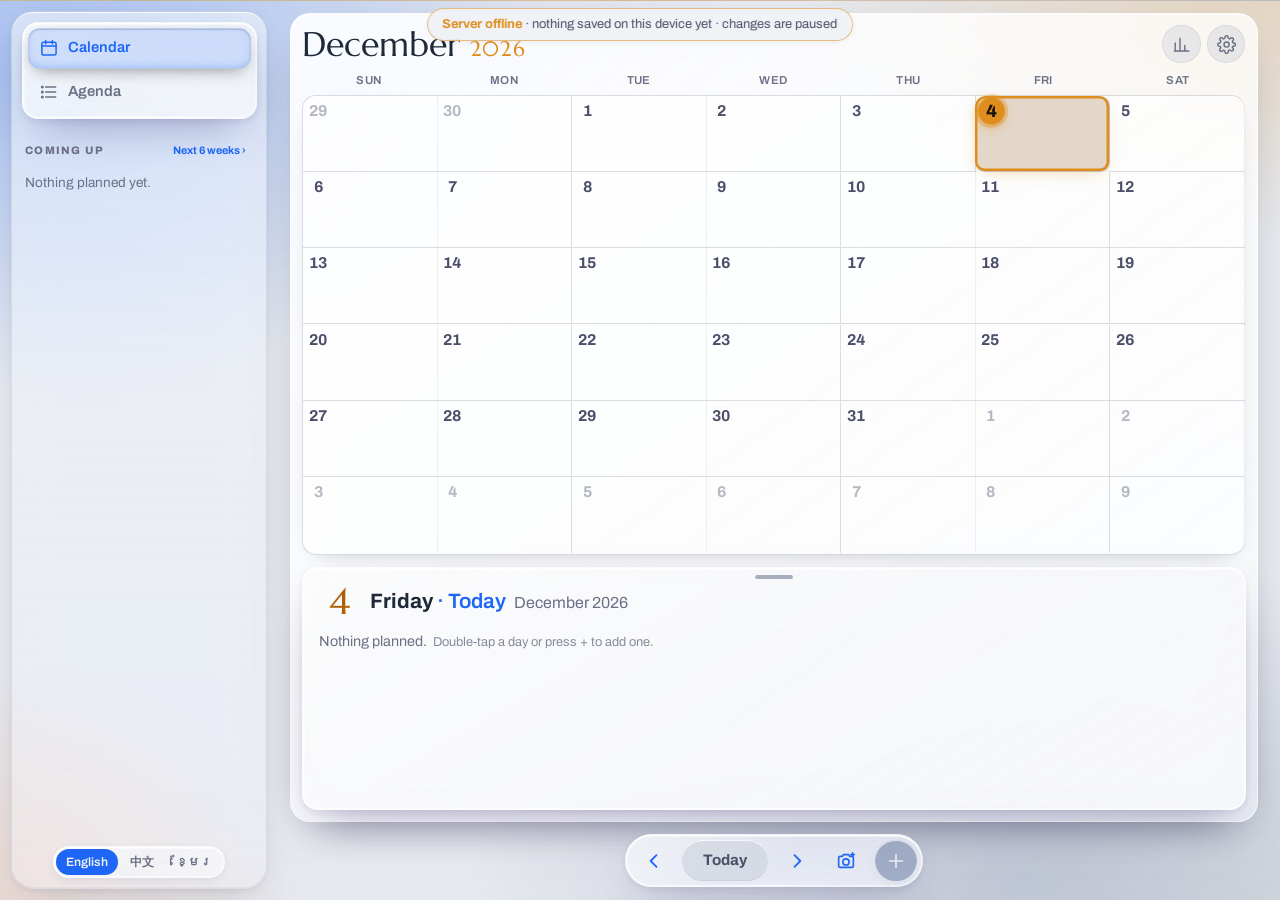
<file: index.html>
<!doctype html>
<html lang="en">
<head>
<meta charset="utf-8">
<meta name="viewport" content="width=device-width, initial-scale=1, viewport-fit=cover">
<script>/* the app's language: the one chosen on this device, else the device's own (Khmer, Chinese), else English; set on <html lang> first so the right fonts load from the first paint */
(function(){var l="en";try{var s=localStorage.getItem("yai_lang");if(s==="en"||s==="zh"||s==="km")l=s;else{var n=navigator.languages||[navigator.language||"en"];for(var i=0;i<n.length;i++){var c=String(n[i]).toLowerCase();if(c.indexOf("km")===0){l="km";break}if(c.indexOf("zh")===0){l="zh";break}if(c.indexOf("en")===0)break}}}catch(e){}document.documentElement.lang=l})();</script>
<script>if(navigator.standalone)document.documentElement.classList.add("ios-app");
/* iPhone only (not iPad or Android): its own safe-area layout, see "iPhone" in the styles */
if(/iPhone|iPod/.test(navigator.userAgent))document.documentElement.classList.add("ios-phone");
/* iPad (an iPad says "Macintosh" unless it's asked for the mobile site; a Mac has no touch screen) */
if(/iPad/.test(navigator.userAgent)||(/Macintosh/.test(navigator.userAgent)&&navigator.maxTouchPoints>1))document.documentElement.classList.add("ios-pad");
/* Android: its Chrome misdraws live background blur (stale strips over the month header), so the glass there
   is drawn without it — see "Android" in the styles */
if(/Android/.test(navigator.userAgent)){document.documentElement.classList.add("android");if(+((navigator.userAgent.match(/Chrome\/(\d+)/)||[])[1]||0)>=115)document.documentElement.classList.add("android-blur")}</script>
<script>/* light (Catppuccin Latte) unless this device chose another theme (Daylight is also defined: data-theme="daylight") */
try{var t=localStorage.getItem("sk_theme");document.documentElement.setAttribute("data-theme",t||"latte");var g=localStorage.getItem("yai_glass");if(g==="soft"||g==="solid")document.documentElement.classList.add("gl-"+g)}catch(e){document.documentElement.setAttribute("data-theme","latte")}</script>
<meta name="theme-color" content="#e6e9ef">
<script>window.JOURNAL_STATIC=true</script>
<script src="static/local-api.js"></script>
<script src="static/supabase-api.js"></script>
<link rel="manifest" href="manifest.webmanifest">
<link rel="icon" href="static/favicon-32.png?v=2" type="image/png" sizes="32x32">
<link rel="apple-touch-icon" href="static/apple-touch-icon.png?v=2">
<meta name="apple-mobile-web-app-capable" content="yes">
<meta name="apple-mobile-web-app-status-bar-style" content="default">
<meta name="apple-mobile-web-app-title" content="Yai Calendar">
<title>Yai Calendar</title>
<!--
  Yai Calendar (was Odin's Journal) — future planned events (deliveries, bills, staff schedule,
  promotions). Its own app in its own space on purpose: separate from Odin's
  Vault's admin/inventory workflow, so it can be opened, bookmarked and used
  on its own without any of Vault's tab-switching machinery. Reads/writes
  only /api/journal/*, and shares nothing with Vault except the PIN
  (localStorage `sk_token`) and the same visual language.
-->
<link rel="preload" href="static/fonts/archivo-latin.woff2" as="font" type="font/woff2" crossorigin>
<link rel="stylesheet" href="static/app.07db227e6d.css">
<script>
/* Embed mode (src/modules/apps): opened as ?embed=1 inside another app's frame
   (Odin's Vault's tab, or any future host), this page drops its own app
   switcher. Runs in <head> so the chrome never flashes in. */
if(/[?&]embed=1\b/.test(location.search) && window.top!==window) document.documentElement.classList.add('embedded');
</script>
</head>
<body>
<!-- no title: the bar is just the gold line along the top (and the space under the phone's status bar) -->
<header class="keep-bar jr-bar-bare" aria-hidden="true"></header>
<div class="jr-shell">
  <!-- the small side section: only the two views and Add event -->
  <nav class="jr-rail" aria-label="Journal" data-i18n-aria="journalAria">
    <div class="jr-viewtoggle k-shine" id="jr-viewtoggle">
      <button class="jr-vt-btn" id="jr-view-calendar-btn" onclick="setJournalView('calendar')" title="Calendar" data-i18n-title="calendar"><svg viewBox="0 0 24 24" fill="none" stroke="currentColor" stroke-width="1.8" stroke-linecap="round" stroke-linejoin="round" aria-hidden="true"><rect x="3.5" y="5" width="17" height="15.5" rx="2"/><path d="M3.5 9.5h17M8 3v4M16 3v4"/></svg><span data-i18n="calendar">Calendar</span></button>
      <button class="jr-vt-btn" id="jr-view-agenda-btn" onclick="setJournalView('agenda')" title="Agenda" data-i18n-title="agenda"><svg viewBox="0 0 24 24" fill="none" stroke="currentColor" stroke-width="1.8" stroke-linecap="round" stroke-linejoin="round" aria-hidden="true"><path d="M8 6h12M8 12h12M8 18h12"/><circle cx="4" cy="6" r=".9" fill="currentColor"/><circle cx="4" cy="12" r=".9" fill="currentColor"/><circle cx="4" cy="18" r=".9" fill="currentColor"/></svg><span data-i18n="agenda">Agenda</span></button>
      <button class="jr-vt-btn" id="jr-view-people-btn" onclick="setJournalView('people')" title="People" data-i18n-title="peopleTab" hidden><svg viewBox="0 0 24 24" fill="none" stroke="currentColor" stroke-width="1.8" stroke-linecap="round" stroke-linejoin="round" aria-hidden="true"><circle cx="9" cy="8" r="3.2"/><path d="M3 20c0-3.3 2.7-6 6-6s6 2.7 6 6"/><path d="M16 5.2a3.2 3.2 0 0 1 0 5.6M18 14.4c1.8.8 3 2.6 3 5.6"/></svg><span data-i18n="peopleTab">People</span></button>
    </div>
    <!-- desktop: what's coming up, in date order (hidden on phones) -->
    <section class="jr-upnext" id="jr-upnext" aria-label="Upcoming events" data-i18n-aria="upcomingAria"></section>
    <div data-lang-slot="rail"></div>
    <button type="button" class="jr-scan k-shine" onclick="jrScan()" title="Add from a photo" data-i18n-title="scanBtn" aria-label="Add from a photo" data-i18n-aria="scanBtn"><svg viewBox="0 0 24 24" fill="none" stroke="currentColor" stroke-width="1.8" stroke-linecap="round" stroke-linejoin="round" aria-hidden="true"><path d="M4 8.5A1.5 1.5 0 0 1 5.5 7H8l1.2-2h5.6L16 7h2.5A1.5 1.5 0 0 1 20 8.5v9a1.5 1.5 0 0 1-1.5 1.5h-13A1.5 1.5 0 0 1 4 17.5z"/><circle cx="12" cy="13" r="3.4"/><path d="m19.2 3.2.45 1.35L21 5l-1.35.45L19.2 6.8l-.45-1.35L17.4 5l1.35-.45z"/></svg><span data-i18n="scanBtn">Add from a photo</span></button>
    <button class="act jr-add k-shine" onclick="openAddEvent(JR_VIEW==='calendar'?JR_SEL:undefined)" title="Add event" data-i18n-title="addEvent"><svg viewBox="0 0 24 24" fill="none" stroke="currentColor" stroke-width="1.8" stroke-linecap="round" stroke-linejoin="round" aria-hidden="true"><path d="M12 5v14M5 12h14"/></svg><span data-i18n="addEvent">Add event</span></button>
  </nav>

  <main>
    <div id="jr-agenda" style="display:none">
      <div class="row jr-agenda-head"><h2 class="view-title" data-i18n="agenda">Agenda</h2><span data-lang-slot="agenda"></span><div class="jr-me" id="jr-me"></div>
        <label class="muted jr-showpast"><input type="checkbox" id="jr-show-past" onchange="renderAgenda()"> <span data-i18n="showPast">show past</span></label></div>
      <div id="jr-agenda-list"><span class="empty" data-i18n="loading">Loading&hellip;</span></div>
    </div>

    <div id="jr-people" style="display:none">
      <div class="row jr-agenda-head"><h2 class="view-title" data-i18n="peopleTab">People</h2><button type="button" class="act jr-pp-add" id="jr-pp-add" onclick="jrPersonForm()" hidden>＋ <span data-i18n="addPerson">Add person</span></button><button type="button" class="jr-gear" onclick="jrSettings()" title="Settings" aria-label="Settings" data-i18n-title="settings" data-i18n-aria="settings"><svg viewBox="0 0 24 24" fill="none" stroke="currentColor" stroke-width="1.8" stroke-linecap="round" stroke-linejoin="round" aria-hidden="true"><circle cx="12" cy="12" r="3.2"/><path d="M19.4 14.5a1.7 1.7 0 0 0 .3 1.9l.1.1a2 2 0 1 1-2.8 2.8l-.1-.1a1.7 1.7 0 0 0-1.9-.3 1.7 1.7 0 0 0-1 1.5V21a2 2 0 1 1-4 0v-.1a1.7 1.7 0 0 0-1.1-1.5 1.7 1.7 0 0 0-1.9.3l-.1.1a2 2 0 1 1-2.8-2.8l.1-.1a1.7 1.7 0 0 0 .3-1.9 1.7 1.7 0 0 0-1.5-1H3a2 2 0 1 1 0-4h.1a1.7 1.7 0 0 0 1.5-1.1 1.7 1.7 0 0 0-.3-1.9l-.1-.1a2 2 0 1 1 2.8-2.8l.1.1a1.7 1.7 0 0 0 1.9.3H9a1.7 1.7 0 0 0 1-1.5V3a2 2 0 1 1 4 0v.1a1.7 1.7 0 0 0 1 1.5 1.7 1.7 0 0 0 1.9-.3l.1-.1a2 2 0 1 1 2.8 2.8l-.1.1a1.7 1.7 0 0 0-.3 1.9V9a1.7 1.7 0 0 0 1.5 1H21a2 2 0 1 1 0 4h-.1a1.7 1.7 0 0 0-1.5 1z"/></svg></button></div>
      <p class="jr-ae-hint" data-i18n="peopleHint"></p>
      <input id="jr-people-q" type="search" autocomplete="off" data-i18n-ph="findPeople" oninput="jrRenderPeople()">
      <div id="jr-people-list"></div>
    </div>

    <div id="jr-calendar">
      <div class="jr-split">
      <!-- top: the month, sized to whatever space there is -->
      <section class="jr-top" aria-label="Month" data-i18n-aria="monthAria">
        <div class="jr-cal-head">
          <h2 class="jr-month"><span id="jr-cal-month"></span> <span class="jr-year" id="jr-cal-year"></span></h2>
          <button type="button" class="jr-gear jr-rep-btn" onclick="jrReport()" title="Summary of the next 6 weeks" aria-label="Summary of the next 6 weeks" data-i18n-title="repTip" data-i18n-aria="repTip"><svg viewBox="0 0 24 24" fill="none" stroke="currentColor" stroke-width="1.8" stroke-linecap="round" stroke-linejoin="round" aria-hidden="true"><path d="M4 20V10M10 20V4M16 20v-7M21 20H3"/></svg></button>
          <button type="button" class="jr-gear" onclick="jrSettings()" title="Settings" aria-label="Settings" data-i18n-title="settings" data-i18n-aria="settings"><svg viewBox="0 0 24 24" fill="none" stroke="currentColor" stroke-width="1.8" stroke-linecap="round" stroke-linejoin="round" aria-hidden="true"><circle cx="12" cy="12" r="3.2"/><path d="M19.4 14.5a1.7 1.7 0 0 0 .3 1.9l.1.1a2 2 0 1 1-2.8 2.8l-.1-.1a1.7 1.7 0 0 0-1.9-.3 1.7 1.7 0 0 0-1 1.5V21a2 2 0 1 1-4 0v-.1a1.7 1.7 0 0 0-1.1-1.5 1.7 1.7 0 0 0-1.9.3l-.1.1a2 2 0 1 1-2.8-2.8l.1-.1a1.7 1.7 0 0 0 .3-1.9 1.7 1.7 0 0 0-1.5-1H3a2 2 0 1 1 0-4h.1a1.7 1.7 0 0 0 1.5-1.1 1.7 1.7 0 0 0-.3-1.9l-.1-.1a2 2 0 1 1 2.8-2.8l.1.1a1.7 1.7 0 0 0 1.9.3H9a1.7 1.7 0 0 0 1-1.5V3a2 2 0 1 1 4 0v.1a1.7 1.7 0 0 0 1 1.5 1.7 1.7 0 0 0 1.9-.3l.1-.1a2 2 0 1 1 2.8 2.8l-.1.1a1.7 1.7 0 0 0-.3 1.9V9a1.7 1.7 0 0 0 1.5 1H21a2 2 0 1 1 0 4h-.1a1.7 1.7 0 0 0-1.5 1z"/></svg></button>
        </div>
        <div class="jr-cal-dow" id="jr-cal-dow"><span>Sun</span><span>Mon</span><span>Tue</span><span>Wed</span><span>Thu</span><span>Fri</span><span>Sat</span></div>
        <div class="jr-cal-grid" id="jr-cal-grid"></div>
      </section>
      <!-- bottom: everything on the selected day, and only that day -->
      <section class="jr-bottom k-shine" id="jr-day" aria-live="polite"></section>
      </div>
      <!-- month arrows and Today, down where the thumb is -->
      <div class="jr-monthnav k-shine" id="jr-monthnav" role="group" aria-label="Change month" data-i18n-aria="changeMonth">
        <button class="jr-mn-btn" onclick="calShiftMonth(-1)" aria-label="Previous month" data-i18n-aria="prevMonth"><svg viewBox="0 0 24 24" aria-hidden="true"><path d="M15 5l-7 7 7 7"/></svg></button>
        <button class="jr-mn-today" onclick="calGoToday()" data-i18n="today">Today</button>
        <button class="jr-mn-btn" onclick="calShiftMonth(1)" aria-label="Next month" data-i18n-aria="nextMonth"><svg viewBox="0 0 24 24" aria-hidden="true"><path d="M9 5l7 7-7 7"/></svg></button>
      </div>
    </div>
  </main>
</div>

<div id="toast" role="status" aria-live="polite"></div>

<script src="static/app.073d79ddb3.js"></script>
<script>/* offline app shell (static/sw.js) and staying current. The installed app (home screen, Android wrapper) is often brought back to the
   front rather than opened anew, so: look for a new version on every open and every return to the front; and when one is ready,
   apply it WITHOUT being asked at a moment where nothing can be lost — just opened or returned and not touched yet, or while the app
   is in the background — otherwise show a tap-to-reload pill (and still apply it when the app next goes to the background). */
if("serviceWorker" in navigator&&window.isSecureContext&&!/[?&]nosw\b/.test(location.search)){
  var kHadSW=!!navigator.serviceWorker.controller,   /* false on the very first visit: that first "controllerchange" is the install, not an update */
      kFront=0, kInput=-1, kPending=false, kReloading=false;
  ["pointerdown","keydown","touchstart","wheel"].forEach(function(t){addEventListener(t,function(){kInput=performance.now();},{capture:true,passive:true});});
  function kCheck(){ navigator.serviceWorker.getRegistration().then(function(r){r&&r.update().catch(function(){});}); }
  addEventListener("load",function(){navigator.serviceWorker.register("sw.js",{updateViaCache:"none"}).then(function(r){r.update().catch(function(){});}).catch(function(){});});
  /* nothing the person could lose by the page reloading right now */
  function kSafe(){
    if(document.querySelector(".modal-ov:not([data-k-leaving]),#pin-ov,#pw-ov,.jr-pop,#jr-scan-pill")) return false;   /* a form, sheet, pop-up or tucked-away photo scan is open */
    if(typeof JR_EVDRAG!=="undefined"&&JR_EVDRAG) return false;                                              /* an event is being dragged */
    if(performance.now()-kInput<1500) return false;                                                          /* a tap or key a moment ago */
    var f=document.querySelectorAll("input:not([type=checkbox]):not([type=radio]):not([type=search]):not([type=hidden]),textarea");
    for(var i=0;i<f.length;i++) if(f[i].value&&f[i].offsetParent) return false;                              /* typed and not sent (sign-in...) */
    return true;
  }
  /* at most one automatic reload per 30 s, so a problem can never become a reload loop */
  function kReload(){
    if(kReloading) return true;
    try{ var t=+sessionStorage.getItem("yai_autoreload")||0; if(Date.now()-t<30000) return false; sessionStorage.setItem("yai_autoreload",String(Date.now())); }catch(e){}
    kReloading=true; location.reload(); return true;
  }
  function kPill(){
    if(document.getElementById("k-upd")) return;
    var b=document.createElement("button");b.id="k-upd";b.type="button";b.textContent=typeof tx==="function"?tx("newVersion"):"New version — tap to reload";
    b.style.cssText="position:fixed;left:50%;top:calc(.7rem + env(safe-area-inset-top));transform:translateX(-50%);z-index:99;border:0;border-radius:999px;padding:.55rem 1rem;font:600 .85rem system-ui,sans-serif;background:#82aaff;color:#16182a;box-shadow:0 6px 20px rgba(0,0,0,.45);cursor:pointer";
    b.onclick=function(){location.reload();};document.body.appendChild(b);
  }
  function kUpdated(){
    kPending=true;
    var calm=performance.now()-kFront<6000&&kInput<kFront;      /* just opened or brought back, and not touched since */
    if((document.hidden||calm)&&kSafe()&&kReload()) return;
    if(!document.hidden) kPill();
  }
  /* two signals: the page itself changed under the same worker (message), or a new worker took over (a new version was deployed) */
  navigator.serviceWorker.addEventListener("message",function(e){ if(e.data&&e.data.type==="odin:updated") kUpdated(); });
  navigator.serviceWorker.addEventListener("controllerchange",function(){ if(kHadSW) kUpdated(); kHadSW=true; });
  document.addEventListener("visibilitychange",function(){
    if(document.visibilityState==="visible"){ kFront=performance.now(); kCheck(); }
    else if(kPending&&kSafe()) kReload();                                    /* going to the background with a new version waiting: swap it in unseen */
  });
}</script>
</body>
</html>
</file>
<file: static/app.07db227e6d.css>
@font-face {
font-family: 'Archivo';
font-style: normal;
font-weight: 400;
font-stretch: 100%;
font-display: swap;
src: url(fonts/archivo-latin-ext.woff2) format('woff2');
unicode-range: U+0100-02BA, U+02BD-02C5, U+02C7-02CC, U+02CE-02D7, U+02DD-02FF, U+0304, U+0308, U+0329, U+1D00-1DBF, U+1E00-1E9F, U+1EF2-1EFF, U+2020, U+20A0-20AB, U+20AD-20C4, U+2113, U+2C60-2C7F, U+A720-A7FF;
}
@font-face {
font-family: 'Archivo';
font-style: normal;
font-weight: 400;
font-stretch: 100%;
font-display: swap;
src: url(fonts/archivo-latin.woff2) format('woff2');
unicode-range: U+0000-00FF, U+0131, U+0152-0153, U+02BB-02BC, U+02C6, U+02DA, U+02DC, U+0304, U+0308, U+0329, U+2000-206F, U+20AC, U+2122, U+2191, U+2193, U+2212, U+2215, U+FEFF, U+FFFD;
}
@font-face {
font-family: 'Archivo';
font-style: normal;
font-weight: 500;
font-stretch: 100%;
font-display: swap;
src: url(fonts/archivo-latin-ext.woff2) format('woff2');
unicode-range: U+0100-02BA, U+02BD-02C5, U+02C7-02CC, U+02CE-02D7, U+02DD-02FF, U+0304, U+0308, U+0329, U+1D00-1DBF, U+1E00-1E9F, U+1EF2-1EFF, U+2020, U+20A0-20AB, U+20AD-20C4, U+2113, U+2C60-2C7F, U+A720-A7FF;
}
@font-face {
font-family: 'Archivo';
font-style: normal;
font-weight: 500;
font-stretch: 100%;
font-display: swap;
src: url(fonts/archivo-latin.woff2) format('woff2');
unicode-range: U+0000-00FF, U+0131, U+0152-0153, U+02BB-02BC, U+02C6, U+02DA, U+02DC, U+0304, U+0308, U+0329, U+2000-206F, U+20AC, U+2122, U+2191, U+2193, U+2212, U+2215, U+FEFF, U+FFFD;
}
@font-face {
font-family: 'Archivo';
font-style: normal;
font-weight: 600;
font-stretch: 100%;
font-display: swap;
src: url(fonts/archivo-latin-ext.woff2) format('woff2');
unicode-range: U+0100-02BA, U+02BD-02C5, U+02C7-02CC, U+02CE-02D7, U+02DD-02FF, U+0304, U+0308, U+0329, U+1D00-1DBF, U+1E00-1E9F, U+1EF2-1EFF, U+2020, U+20A0-20AB, U+20AD-20C4, U+2113, U+2C60-2C7F, U+A720-A7FF;
}
@font-face {
font-family: 'Archivo';
font-style: normal;
font-weight: 600;
font-stretch: 100%;
font-display: swap;
src: url(fonts/archivo-latin.woff2) format('woff2');
unicode-range: U+0000-00FF, U+0131, U+0152-0153, U+02BB-02BC, U+02C6, U+02DA, U+02DC, U+0304, U+0308, U+0329, U+2000-206F, U+20AC, U+2122, U+2191, U+2193, U+2212, U+2215, U+FEFF, U+FFFD;
}
@font-face {
font-family: 'Archivo';
font-style: normal;
font-weight: 700;
font-stretch: 100%;
font-display: swap;
src: url(fonts/archivo-latin-ext.woff2) format('woff2');
unicode-range: U+0100-02BA, U+02BD-02C5, U+02C7-02CC, U+02CE-02D7, U+02DD-02FF, U+0304, U+0308, U+0329, U+1D00-1DBF, U+1E00-1E9F, U+1EF2-1EFF, U+2020, U+20A0-20AB, U+20AD-20C4, U+2113, U+2C60-2C7F, U+A720-A7FF;
}
@font-face {
font-family: 'Archivo';
font-style: normal;
font-weight: 700;
font-stretch: 100%;
font-display: swap;
src: url(fonts/archivo-latin.woff2) format('woff2');
unicode-range: U+0000-00FF, U+0131, U+0152-0153, U+02BB-02BC, U+02C6, U+02DA, U+02DC, U+0304, U+0308, U+0329, U+2000-206F, U+20AC, U+2122, U+2191, U+2193, U+2212, U+2215, U+FEFF, U+FFFD;
}
@font-face {
font-family: 'Archivo';
font-style: normal;
font-weight: 800;
font-stretch: 100%;
font-display: swap;
src: url(fonts/archivo-latin-ext.woff2) format('woff2');
unicode-range: U+0100-02BA, U+02BD-02C5, U+02C7-02CC, U+02CE-02D7, U+02DD-02FF, U+0304, U+0308, U+0329, U+1D00-1DBF, U+1E00-1E9F, U+1EF2-1EFF, U+2020, U+20A0-20AB, U+20AD-20C4, U+2113, U+2C60-2C7F, U+A720-A7FF;
}
@font-face {
font-family: 'Archivo';
font-style: normal;
font-weight: 800;
font-stretch: 100%;
font-display: swap;
src: url(fonts/archivo-latin.woff2) format('woff2');
unicode-range: U+0000-00FF, U+0131, U+0152-0153, U+02BB-02BC, U+02C6, U+02DA, U+02DC, U+0304, U+0308, U+0329, U+2000-206F, U+20AC, U+2122, U+2191, U+2193, U+2212, U+2215, U+FEFF, U+FFFD;
}
@font-face {
font-family: 'Marcellus';
font-style: normal;
font-weight: 400;
font-display: swap;
src: url(fonts/marcellus-latin-ext.woff2) format('woff2');
unicode-range: U+0100-02BA, U+02BD-02C5, U+02C7-02CC, U+02CE-02D7, U+02DD-02FF, U+0304, U+0308, U+0329, U+1D00-1DBF, U+1E00-1E9F, U+1EF2-1EFF, U+2020, U+20A0-20AB, U+20AD-20C4, U+2113, U+2C60-2C7F, U+A720-A7FF;
}
@font-face {
font-family: 'Marcellus';
font-style: normal;
font-weight: 400;
font-display: swap;
src: url(fonts/marcellus-latin.woff2) format('woff2');
unicode-range: U+0000-00FF, U+0131, U+0152-0153, U+02BB-02BC, U+02C6, U+02DA, U+02DC, U+0304, U+0308, U+0329, U+2000-206F, U+20AC, U+2122, U+2191, U+2193, U+2212, U+2215, U+FEFF, U+FFFD;
}
html.ios-app body { min-height:calc(100vh + env(safe-area-inset-top)); }
@media (display-mode:standalone) { body { min-height:calc(100vh + env(safe-area-inset-top)); } }
:root { color-scheme:dark;
--bg:#1e2030; --card:#222436; --card-2:#2f334d; --fill:#2f334d; --fill-2:#3b4261;
--line:#3b4261; --ink:#c8d3f5; --muted:#828bb8;
--accent:#82aaff; --accent-soft:color-mix(in srgb,var(--k-act) 18%,transparent); --good:#c3e88d; --warn:#ff966c;
--good-soft:color-mix(in srgb,var(--k-money) 15%,transparent); --warn-soft:color-mix(in srgb,var(--k-warn) 16%,transparent);
--nav:color-mix(in srgb,var(--k-bg1) 74%,transparent); --radius:14px; --radius-lg:18px; --shadow:0 2px 10px rgba(0,0,0,.4);
--gold:#D4AF37;
--bifrost:linear-gradient(90deg,#D4AF37,#D98A3C,#8FA6BF,#8B7BC4,#5A6FC0);
--glass:linear-gradient(to bottom,color-mix(in srgb,var(--k-bg2) 66%,transparent),color-mix(in srgb,var(--k-bg2) 48%,transparent));
--pane:linear-gradient(to bottom,color-mix(in srgb,var(--k-bg2) 92%,transparent),color-mix(in srgb,var(--k-bg2) 80%,transparent));
--glass-blur:saturate(180%) blur(20px);
--glass-line:color-mix(in srgb,var(--k-ink) 11%,transparent);
--glass-edge:inset 0 1px 0 rgba(255,255,255,.14),inset 0 -1px 0 rgba(0,0,0,.32);
--glass-lift:0 14px 38px -12px rgba(0,0,0,.62),0 2px 8px -3px rgba(0,0,0,.45);
--ambient:radial-gradient(1200px 760px at 6% -12%,color-mix(in srgb,var(--k-act) 11%,transparent),transparent 60%),
radial-gradient(900px 640px at 104% 110%,color-mix(in srgb,var(--k-money) 5.5%,transparent),transparent 58%);
--ease-out:cubic-bezier(.16,1,.3,1); --ease-spring:cubic-bezier(.34,1.4,.64,1);
--ease-slide:cubic-bezier(.3,.8,.4,1); }
* { box-sizing:border-box; }
html { background:var(--bg); scroll-behavior:smooth; height:100%; }
body { margin:0; background:transparent; color:var(--ink); min-height:100dvh;
display:flex; flex-direction:column;
font:17px/1.47 "Archivo",-apple-system,"SF Pro Text",system-ui,BlinkMacSystemFont,"Segoe UI",Roboto,Helvetica,Arial,sans-serif;
-webkit-text-size-adjust:100%; -webkit-font-smoothing:antialiased; -webkit-tap-highlight-color:transparent; }
body::before { content:""; position:fixed; inset:0; z-index:-1; pointer-events:none; background:var(--ambient); }
button,input,textarea { font:inherit; color:inherit }
:focus-visible { outline:2px solid var(--accent); outline-offset:2px; border-radius:6px; }
header { background:var(--glass); -webkit-backdrop-filter:var(--glass-blur); backdrop-filter:var(--glass-blur);
border-bottom:1px solid var(--glass-line); box-shadow:var(--glass-edge);
padding:.5rem .9rem; padding-top:max(.5rem, env(safe-area-inset-top));
padding-left:max(.9rem, env(safe-area-inset-left)); padding-right:max(.9rem, env(safe-area-inset-right));
display:flex; align-items:center; gap:.6rem; position:sticky; top:0; z-index:5; }
header::after { content:""; position:absolute; left:0; right:0; bottom:0; height:2px;
background:var(--bifrost); background-size:200% 100%; opacity:.55; pointer-events:none;
animation:bifrost 18s ease-in-out infinite alternate; }
@keyframes bifrost { to { background-position:-200% 0; } }
.mark { flex:none; width:22px; height:22px; display:block; }
header h1 { margin:0; font-family:Marcellus,"Iowan Old Style",Georgia,serif;
font-size:.92rem; font-weight:400; letter-spacing:.09em; text-transform:uppercase;
color:var(--gold); opacity:.85; white-space:nowrap; overflow:hidden; text-overflow:ellipsis; }
.back { flex:none; margin-left:auto; text-decoration:none; color:var(--accent); font-size:.82rem; font-weight:600;
border:1px solid var(--glass-line); border-radius:8px; padding:.42rem .7rem; }
.back:active { background:var(--fill); }
@media (max-width:420px) { header h1 { font-size:.78rem; letter-spacing:.05em; } }
.view-title { font-family:Marcellus,"Iowan Old Style",Georgia,serif; font-size:1.2rem;
font-weight:400; letter-spacing:.005em; color:var(--ink); }
.row { display:flex; gap:.5rem; align-items:center; }
.muted { color:var(--muted); font-size:.9rem; }
.empty { color:var(--muted); padding:.6rem .2rem; }
.warn { color:var(--warn); } .good { color:var(--good); }
input, select, textarea { font:inherit; font-size:1rem; padding:.6rem .75rem; border-radius:11px;
width:100%; background:color-mix(in srgb,var(--k-bg3) 55%,transparent); color:var(--ink); border:1px solid var(--glass-line);
box-shadow:var(--glass-edge); transition:box-shadow .15s, border-color .15s; }
input:focus, select:focus, textarea:focus { outline:none; border-color:var(--accent);
box-shadow:var(--glass-edge),0 0 0 3px var(--accent-soft); }
input::placeholder, textarea::placeholder { color:var(--muted); opacity:.7; }
input[type=checkbox] { width:auto; }
.field { display:flex; flex-direction:column; gap:.28rem; flex:1 1 8rem; min-width:0; }
.field > span { font-size:.74rem; color:var(--muted); font-weight:500; padding-left:.1rem; }
button.act { background:var(--accent); color:#fff; border:none; padding:.62rem 1.1rem; border-radius:12px;
cursor:pointer; font:inherit; font-size:1rem; font-weight:600;
box-shadow:var(--glass-edge),0 6px 18px -8px color-mix(in srgb,var(--k-act) 55%,transparent);
transition:opacity .15s, transform .2s var(--ease-spring); }
button.act:hover { opacity:.9; } button.act:active { transform:scale(.96); }
button.act:disabled { opacity:.4; cursor:default; }
button.mini { border:1px solid var(--glass-line); background:color-mix(in srgb,var(--k-bg3) 50%,transparent); color:var(--accent);
padding:.42rem .7rem; border-radius:9px; cursor:pointer; font-size:.88rem; font-weight:500;
box-shadow:var(--glass-edge); transition:background-color .15s var(--ease-out), transform .2s var(--ease-spring); }
button.mini:hover { background:var(--fill-2); }
button.mini:active { transform:scale(.96); }
.item-edit-actions { display:flex; gap:.5rem; justify-content:flex-end; margin-top:1rem; }
@media (max-width:600px) { .item-edit-actions button { flex:1; } }
.chip-lbl { background:var(--fill-2); border-radius:999px; padding:.1rem .5rem; }
.modal-ov { position:fixed; left:0; right:0; top:var(--vvt,0px); height:var(--vvh,100dvh); background:rgba(0,0,0,.5); z-index:25;
display:flex; align-items:center; justify-content:center; padding:1rem;
animation:overlayIn .22s ease both; }
.modal-card { overscroll-behavior:contain; background:var(--k-bg2);
border:1px solid var(--glass-line); box-shadow:var(--glass-edge),var(--glass-lift);
border-radius:20px; max-width:min(26rem,calc(100vw - 2rem)); width:100%;
max-height:calc(var(--vvh,100dvh) - 2rem); overflow:auto; overscroll-behavior:contain; touch-action:pan-y;
padding:clamp(.85rem,3vw,1.2rem); animation:popIn .4s var(--ease-out) both; }
@media (max-width:560px) {
.modal-ov { align-items:flex-end; padding:0; }
.modal-card { max-width:100%; border-radius:20px 20px 0 0; border-bottom:0;
max-height:calc(var(--vvh,100dvh) - env(safe-area-inset-top) - .75rem);
padding:1rem 1rem calc(1rem + env(safe-area-inset-bottom)); }
}
.modal-card h2 { font-family:Marcellus,"Iowan Old Style",Georgia,serif; font-weight:400; margin:0 0 .7rem; }
@keyframes fadeIn { from{ opacity:0; } to{ opacity:1; } }
@keyframes popIn  { from{ opacity:0; transform:scale(.94) translateY(8px); } to{ opacity:1; transform:none; } }
@keyframes overlayIn { from{ opacity:0; } to{ opacity:1; } }
@media (prefers-reduced-motion: reduce){
*, *::before, *::after { animation-duration:.001ms !important; animation-iteration-count:1 !important;
transition-duration:.001ms !important; scroll-behavior:auto !important; } }
.jr-viewtoggle { display:flex; gap:.25rem; background:var(--fill); border-radius:10px; padding:3px; }
.jr-vt-btn { border:none; background:transparent; color:var(--muted); border-radius:7px;
padding:.5rem .75rem; cursor:pointer; font-size:.85rem; font-weight:600;
transition:background-color .15s var(--ease-out), color .15s var(--ease-out); }
.jr-vt-btn.active { background:var(--card); color:var(--accent); box-shadow:var(--shadow); }
.jr-showpast { display:flex; align-items:center; gap:.35rem; font-size:.82rem; margin-left:auto; white-space:nowrap; }
.jr-showpast input { width:auto; margin:0; }
.jr-day-group { margin-bottom:1.1rem; }
.jr-day-head { font-size:.95rem; font-weight:700; margin-bottom:.4rem; color:var(--ink); }
.jr-day-head .rel { color:var(--accent); }
.jr-table { display:grid; grid-template-columns:4.2rem 1fr 6rem 2.2rem 2.2rem; border-radius:12px; overflow:hidden;
background:var(--glass); -webkit-backdrop-filter:var(--glass-blur); backdrop-filter:var(--glass-blur);
border:1px solid var(--glass-line); box-shadow:var(--glass-edge),var(--glass-lift); }
.jr-table .jr-h { font-size:.68rem; text-transform:uppercase; letter-spacing:.05em; color:var(--muted);
background:var(--fill); padding:.4rem .5rem; border-bottom:1px solid var(--line); }
.jr-cell { padding:.55rem .5rem; border-bottom:1px solid var(--line); border-right:1px solid var(--line);
font-size:.88rem; min-width:0; overflow:hidden; text-overflow:ellipsis; white-space:nowrap; cursor:pointer;
display:flex; align-items:center; transition:background-color .12s var(--ease-out); }
.jr-cell:hover, .jr-cell:active { background:var(--fill); }
.jr-cell.jr-time { font-variant-numeric:tabular-nums; color:var(--muted); }
.jr-cell.jr-title { font-weight:600; }
.jr-row.done .jr-title { color:var(--muted); text-decoration:line-through; }
.jr-cell.jr-cat { font-size:.76rem; }
.jr-cell.jr-check, .jr-cell.jr-del { justify-content:center; cursor:pointer; color:var(--muted); border-right:none; }
.jr-cell.jr-check.done { color:var(--good); }
.jr-cell.jr-del:hover { color:var(--warn); }
.jr-row:last-child .jr-cell { border-bottom:none; }
@media (max-width:640px) {
.jr-table { grid-template-columns:3.6rem 1fr 2.2rem 2.2rem; }
.jr-h.jr-h-cat, .jr-cell.jr-cat { display:none; }
}
.jr-cal-dow { display:grid; grid-template-columns:repeat(7,1fr); text-align:center; font-size:.7rem;
color:var(--muted); text-transform:uppercase; letter-spacing:.04em; margin-bottom:.3rem; flex:none; }
#jr-calendar { display:flex; flex-direction:column; flex:1; min-height:0; }
.jr-cal-grid { display:grid; grid-template-columns:repeat(7,1fr); grid-auto-rows:1fr; gap:.3rem; flex:1; min-height:0; }
#toast { position:fixed; bottom:calc(1.4rem + var(--foot-h,0px) + env(safe-area-inset-bottom)); left:50%;
transform:translateX(-50%) translateY(14px); z-index:50;
background:var(--glass); -webkit-backdrop-filter:var(--glass-blur); backdrop-filter:var(--glass-blur);
border:1px solid var(--glass-line); box-shadow:var(--glass-edge),var(--glass-lift);
color:var(--k-hi); padding:.75rem 1.2rem; border-radius:14px;
width:max-content; max-width:min(26rem,calc(100vw - 2rem)); text-align:center; line-height:1.35;
opacity:0; pointer-events:none; transition:opacity .28s var(--ease-out), transform .28s var(--ease-out), -webkit-backdrop-filter 0s .28s, backdrop-filter 0s .28s; }
#toast.show { opacity:1; transform:translateX(-50%) translateY(0); transition:opacity .28s var(--ease-out), transform .28s var(--ease-out); }
.jr-cat-m { display:none; font-size:.76rem; margin-top:.2rem; }
@media (max-width:640px) { .jr-cat-m { display:block; } }
:root {
--k-hi:#fff; --k-on-act:#10121f; --k-bg0:#191b29; --k-bg1:#1e2030; --k-bg2:#222436; --k-bg3:#2f334d; --k-bg4:#3b4261;
--k-line:color-mix(in srgb,var(--k-ink) 10%,transparent); --k-line-2:color-mix(in srgb,var(--k-ink) 16%,transparent);
--k-ink:#c8d3f5; --k-muted:#828bb8; --k-faint:#636da6;
--k-money:#c3e88d; --k-qty:#ffc777; --k-size:#86e1fc; --k-tier:#4fd6be;
--k-cat:#c099ff; --k-act:#82aaff; --k-bad:#ff757f; --k-warn:#ff966c;
--k-act-soft:color-mix(in srgb,var(--k-act) 14%,transparent); --k-money-soft:color-mix(in srgb,var(--k-money) 13%,transparent);
--k-warn-soft:color-mix(in srgb,var(--k-warn) 14%,transparent); --k-bad-soft:color-mix(in srgb,var(--k-bad) 14%,transparent);
--k-gold:#d4af37; --k-gold-soft:rgba(212,175,55,.12);
--k-bifrost:linear-gradient(90deg,#d4af37,#d98a3c,#8fa6bf,#8b7bc4,#5a6fc0);
--k-font:"Archivo",-apple-system,"SF Pro Text",system-ui,"Segoe UI",Roboto,Helvetica,Arial,sans-serif;
--k-display:Marcellus,"Iowan Old Style",Georgia,serif;
--k-r-sm:8px; --k-r:12px; --k-r-lg:16px;
--k-lift:0 1px 0 rgba(255,255,255,.04) inset,0 10px 28px -14px rgba(0,0,0,.7);
--ease-out:cubic-bezier(.16,1,.3,1); --ease-spring:cubic-bezier(.34,1.4,.64,1);
--ease-slide:cubic-bezier(.3,.8,.4,1);
}
.keep-bar { position:sticky; top:0; z-index:20; display:flex; flex-wrap:wrap; align-items:center;
column-gap:.75rem; row-gap:0; background:color-mix(in srgb,var(--k-bg0) 86%,transparent);
-webkit-backdrop-filter:saturate(160%) blur(18px); backdrop-filter:saturate(160%) blur(18px);
padding:.5rem max(.9rem,env(safe-area-inset-right)) .5rem max(.9rem,env(safe-area-inset-left));
padding-top:max(.5rem,env(safe-area-inset-top)); border-bottom:1px solid var(--k-line); }
.keep-bar::after { content:""; position:absolute; left:0; right:0; bottom:-1px; height:2px; pointer-events:none;
background:var(--k-bifrost); background-size:200% 100%; opacity:.5;
animation:keepBifrost 18s ease-in-out infinite alternate; }
@keyframes keepBifrost { to { background-position:-200% 0; } }
@media (max-width:640px) {
.keep-bar { column-gap:.5rem; }
}
@media (prefers-reduced-motion:reduce) { .keep-bar::after { animation:none; } }
:root { --bg:var(--k-bg1); --card:var(--k-bg2); --card-2:var(--k-bg3); --fill:var(--k-bg3); --fill-2:var(--k-bg4);
--ink:var(--k-ink); --muted:var(--k-muted); --accent:var(--k-act); --accent-soft:var(--k-act-soft);
--good:var(--k-money); --warn:var(--k-warn); --gold:var(--k-gold); --bifrost:var(--k-bifrost);
--glass-line:var(--k-line); }
body { font-family:var(--k-font); font-size:16px; }
main { margin-top:1.4rem; }
button.act { color:var(--k-on-act); font-weight:700; }
.jr-showpast { padding:.35rem .7rem; border-radius:999px; border:1px solid var(--k-line); color:var(--k-muted);
cursor:pointer; user-select:none; }
.jr-showpast:has(input:checked) { color:var(--k-act); border-color:color-mix(in srgb,var(--k-act) 45%,transparent); background:var(--k-act-soft); }
.jr-day-head { font-size:.7rem; font-weight:700; letter-spacing:.1em; text-transform:uppercase; color:var(--k-muted); }
.jr-day-head .rel { color:var(--k-gold); }
.jr-table { border-radius:var(--k-r); }
.jr-table .jr-h { font-size:.64rem; letter-spacing:.09em; font-weight:700; }
#jr-agenda-list > .empty { display:flex; flex-direction:column; align-items:center; gap:.35rem; text-align:center;
padding:2.4rem 1.2rem; border:1px dashed var(--k-line-2); border-radius:var(--k-r-lg); color:var(--k-muted); }
#jr-agenda-list > .empty::before { content:""; width:2.4rem; height:2.4rem; margin-bottom:.35rem; opacity:.7;
background:currentColor;
-webkit-mask:url("data:image/svg+xml,%3Csvg xmlns='http://www.w3.org/2000/svg' viewBox='0 0 24 24' fill='none' stroke='black' stroke-width='1.5' stroke-linecap='round' stroke-linejoin='round'%3E%3Crect x='3.5' y='5' width='17' height='15.5' rx='2'/%3E%3Cpath d='M3.5 9.5h17M8 3v4M16 3v4M12 13v4M10 15h4'/%3E%3C/svg%3E") center/contain no-repeat;
mask:url("data:image/svg+xml,%3Csvg xmlns='http://www.w3.org/2000/svg' viewBox='0 0 24 24' fill='none' stroke='black' stroke-width='1.5' stroke-linecap='round' stroke-linejoin='round'%3E%3Crect x='3.5' y='5' width='17' height='15.5' rx='2'/%3E%3Cpath d='M3.5 9.5h17M8 3v4M16 3v4M12 13v4M10 15h4'/%3E%3C/svg%3E") center/contain no-repeat; }
.jr-cal-day { border-radius:9px; }
.jr-vt-btn.active { background:var(--k-bg3); color:var(--k-ink); }
:root {
--k-smooth:cubic-bezier(.2,.9,.25,1); --k-snappy:cubic-bezier(.25,1.1,.4,1); --k-bouncy:cubic-bezier(.3,1.35,.45,1);
--k-ios:cubic-bezier(.32,.72,0,1); --k-exit:cubic-bezier(.4,0,.9,.6);
--k-t-press:.1s; --k-t-quick:.32s; --k-t:.52s; --k-t-slow:.68s;
}
@supports (transition-timing-function:linear(0,1)) {
:root {
--k-smooth:linear(0, 0.025, 0.085, 0.165, 0.252, 0.341, 0.426, 0.505, 0.576, 0.64, 0.696, 0.744, 0.786, 0.822, 0.852, 0.877, 0.899, 0.916, 0.931, 0.944, 0.954, 0.962, 0.969, 0.975, 0.98, 0.983, 0.987, 0.989, 0.991, 0.993, 0.994, 0.995, 0.996, 0.997, 1);
--k-snappy:linear(0, 0.031, 0.108, 0.21, 0.324, 0.438, 0.546, 0.643, 0.728, 0.8, 0.859, 0.906, 0.942, 0.97, 0.99, 1.003, 1.012, 1.017, 1.019, 1.02, 1.019, 1.017, 1.015, 1.013, 1.011, 1.009, 1.007, 1.005, 1.004, 1.003, 1.002, 1.001, 1.001, 1, 1);
--k-bouncy:linear(0, 0.046, 0.158, 0.305, 0.462, 0.614, 0.748, 0.86, 0.947, 1.009, 1.05, 1.074, 1.083, 1.082, 1.074, 1.063, 1.05, 1.037, 1.025, 1.015, 1.007, 1.001, 0.997, 0.994, 0.993, 0.993, 0.993, 0.994, 0.995, 0.997, 0.998, 0.998, 0.999, 1, 1);
}
}
:root { --ease-out:var(--k-smooth); --ease-spring:var(--k-snappy); --ease-slide:var(--k-ios); }
@keyframes kFadeIn   { from { opacity:0; } }
@keyframes kFadeOut  { to   { opacity:0; } }
@keyframes kRise     { from { opacity:0; transform:translate3d(0,10px,0); } }
@keyframes kReveal   { from { opacity:0; transform:translate3d(0,-6px,0); } }
@keyframes kSheetIn  { from { transform:translate3d(0,10px,0) scale(.98); } }
@keyframes kSheetFade { from { opacity:0; } }
@keyframes kSheetOut { to   { opacity:0; transform:translate3d(0,8px,0) scale(.975); } }
@keyframes kToastIn  { from { opacity:0; transform:translate3d(-50%,18px,0) scale(.94); } }
button.act, button.mini, a.mini, .chip, .jr-vt-btn, .tile, .note, .step button, .go, .ghost {
transition-property:transform, background-color, border-color, color, box-shadow, opacity;
transition-duration:var(--k-t-slow), .2s, .2s, .2s, .25s, .2s;
transition-timing-function:var(--k-bouncy), ease, ease, ease, ease, ease; }
button.act:active:not(:disabled), button.mini:active, a.mini:active, .chip:active, .jr-vt-btn:active, .tile:active, .note:active, .step button:active, .go:active:not([disabled]), .ghost:active {
transform:scale(.96); transition-duration:var(--k-t-press), .1s, .1s, .1s, .1s, .1s;
transition-timing-function:ease-out; }
.tile:active { transform:scale(.975); }
.k-thumbed { position:relative; isolation:isolate; }
.k-thumb { position:absolute; left:0; top:0; z-index:-1; pointer-events:none; border-radius:8px;
background:var(--k-bg3); box-shadow:inset 0 1px 0 rgba(255,255,255,.06),0 2px 8px -3px rgba(0,0,0,.6);
transition:transform var(--k-t) var(--k-snappy), width var(--k-t) var(--k-snappy), height var(--k-t) var(--k-snappy), opacity .2s;
will-change:transform,width; }
.k-thumbed.k-ready > .active, .k-thumbed.k-ready > [aria-current="page"] { background:transparent !important; box-shadow:none !important; }
.k-thumb.k-line { height:2px !important; border-radius:2px; background:var(--k-act); box-shadow:none; }
#toast.show, #toast.on { animation:kToastIn var(--k-t) var(--k-snappy) both; }
@view-transition { navigation:auto; }
.keep-bar { view-transition-name:keep-bar; }
::view-transition-old(root) { animation:kFadeOut .18s var(--k-exit) both; }
::view-transition-new(root) { animation:kRise .42s var(--k-smooth) both; }
::view-transition-group(keep-bar) { animation-duration:.3s; }
@media (prefers-reduced-motion:reduce) {
.k-thumb { transition:none; }
::view-transition-group(*), ::view-transition-old(*), ::view-transition-new(*) { animation:none !important; }
}
.modal-ov { animation:kFadeIn .16s ease-out backwards; }
.modal-card { animation:kSheetFade .14s ease-out backwards, kSheetIn .26s var(--k-snappy) backwards; touch-action:manipulation; }
.modal-ov.k-leaving { animation:kFadeOut .18s var(--k-exit) forwards; }
.modal-ov.k-leaving .modal-card { animation:kSheetOut .16s var(--k-exit) forwards; }
#jr-agenda, #jr-calendar { animation:kRise var(--k-t) var(--k-smooth) both; will-change:transform,opacity; }
@keyframes kRiseR { from { opacity:0; transform:translateY(14px); } }
@keyframes kRiseC { from { opacity:0; transform:translateX(-50%) translateY(14px); } }
.jr-day-group { animation:kRise var(--k-t) var(--k-smooth) both; }
.jr-viewtoggle .k-thumb { border-radius:999px; }
.jr-cal-day { transition:background-color .2s ease, transform var(--k-t-slow) var(--k-bouncy); }
.jr-cal-day:active { transform:scale(.95); transition-duration:var(--k-t-press); }
@keyframes jrCell { from { opacity:0; transform:scale(.94); } }
.jr-day-group:nth-child(1){animation-delay:0ms}
.jr-day-group:nth-child(2){animation-delay:45ms}
.jr-day-group:nth-child(3){animation-delay:90ms}
.jr-day-group:nth-child(4){animation-delay:135ms}
.jr-day-group:nth-child(5){animation-delay:180ms}
.jr-day-group:nth-child(6){animation-delay:225ms}
.jr-day-group:nth-child(7){animation-delay:270ms}
.jr-day-group:nth-child(8){animation-delay:315ms}
.jr-day-group:nth-child(9){animation-delay:360ms}
.jr-day-group:nth-child(10){animation-delay:405ms}
.jr-day-group:nth-child(n+11){animation-delay:450ms}
.jr-cal-day { animation:jrCell .42s var(--k-smooth) backwards; will-change:transform,opacity; }
.jr-cal-day:nth-child(1){animation-delay:0ms}
.jr-cal-day:nth-child(2){animation-delay:9ms}
.jr-cal-day:nth-child(3){animation-delay:18ms}
.jr-cal-day:nth-child(4){animation-delay:27ms}
.jr-cal-day:nth-child(5){animation-delay:36ms}
.jr-cal-day:nth-child(6){animation-delay:45ms}
.jr-cal-day:nth-child(7){animation-delay:54ms}
.jr-cal-day:nth-child(8){animation-delay:63ms}
.jr-cal-day:nth-child(9){animation-delay:72ms}
.jr-cal-day:nth-child(10){animation-delay:81ms}
.jr-cal-day:nth-child(11){animation-delay:90ms}
.jr-cal-day:nth-child(12){animation-delay:99ms}
.jr-cal-day:nth-child(13){animation-delay:108ms}
.jr-cal-day:nth-child(14){animation-delay:117ms}
.jr-cal-day:nth-child(15){animation-delay:126ms}
.jr-cal-day:nth-child(16){animation-delay:135ms}
.jr-cal-day:nth-child(17){animation-delay:144ms}
.jr-cal-day:nth-child(18){animation-delay:153ms}
.jr-cal-day:nth-child(19){animation-delay:162ms}
.jr-cal-day:nth-child(20){animation-delay:171ms}
.jr-cal-day:nth-child(21){animation-delay:180ms}
.jr-cal-day:nth-child(22){animation-delay:189ms}
.jr-cal-day:nth-child(23){animation-delay:198ms}
.jr-cal-day:nth-child(24){animation-delay:207ms}
.jr-cal-day:nth-child(25){animation-delay:216ms}
.jr-cal-day:nth-child(26){animation-delay:225ms}
.jr-cal-day:nth-child(27){animation-delay:234ms}
.jr-cal-day:nth-child(28){animation-delay:243ms}
.jr-cal-day:nth-child(29){animation-delay:252ms}
.jr-cal-day:nth-child(30){animation-delay:261ms}
.jr-cal-day:nth-child(31){animation-delay:270ms}
.jr-cal-day:nth-child(32){animation-delay:279ms}
.jr-cal-day:nth-child(33){animation-delay:288ms}
.jr-cal-day:nth-child(34){animation-delay:297ms}
.jr-cal-day:nth-child(35){animation-delay:306ms}
.jr-cal-day:nth-child(36){animation-delay:315ms}
.jr-cal-day:nth-child(37){animation-delay:324ms}
.jr-cal-day:nth-child(38){animation-delay:333ms}
.jr-cal-day:nth-child(39){animation-delay:342ms}
.jr-cal-day:nth-child(40){animation-delay:351ms}
.jr-cal-day:nth-child(41){animation-delay:360ms}
.jr-cal-day:nth-child(42){animation-delay:369ms}
.jr-cal-day:nth-child(n+43){animation-delay:378ms}
@media (prefers-reduced-motion:reduce) { .jr-cal-day { animation:none; } }
:root[data-theme="latte"] { color-scheme:light;
--k-bg0:#dce0e8; --k-bg1:#e6e9ef; --k-bg2:#eff1f5; --k-bg3:#ccd0da; --k-bg4:#bcc0cc;
--k-ink:#4c4f69; --k-hi:#4c4f69; --k-muted:#6c6f85; --k-faint:#8c8fa1;
--k-money:#40a02b; --k-qty:#df8e1d; --k-size:#04a5e5; --k-tier:#179299; --k-cat:#8839ef;
--k-act:#1e66f5; --k-bad:#d20f39; --k-warn:#fe640b; --k-on-act:#eff1f5;
--k-gold:#df8e1d; --gold:#df8e1d; --shot-a:#e6e9ef; --shot-b:#dce0e8;
--glass-edge:inset 0 1px 0 rgba(255,255,255,.8),inset 0 -1px 0 rgba(76,79,105,.07);
--glass-lift:0 14px 36px -16px rgba(76,79,105,.28),0 2px 8px -3px rgba(76,79,105,.14);
--k-lift:0 1px 0 rgba(255,255,255,.7) inset,0 8px 22px -14px rgba(76,79,105,.32);
--shadow:0 2px 10px rgba(76,79,105,.16); }
:root[data-theme="daylight"] { color-scheme:light;
--k-bg0:#cfd4e3; --k-bg1:#e1e2e7; --k-bg2:#f1f2f7; --k-bg3:#dfe2ec; --k-bg4:#c5cadc;
--k-ink:#343b58; --k-hi:#16161e; --k-muted:#5f6a9c; --k-faint:#8189b0;
--k-money:#3f6b1f; --k-qty:#8a5a00; --k-size:#00678a; --k-tier:#0c7d68; --k-cat:#7a3fd1;
--k-act:#2e7de9; --k-bad:#d1243f; --k-warn:#b45309; --k-on-act:#ffffff;
--k-gold:#9a7608; --gold:#9a7608; --shot-a:#dde1ee; --shot-b:#cdd3e4;
--glass-edge:inset 0 1px 0 rgba(255,255,255,.85),inset 0 -1px 0 rgba(40,50,90,.07);
--glass-lift:0 14px 36px -16px rgba(50,62,110,.30),0 2px 8px -3px rgba(50,62,110,.16);
--k-lift:0 1px 0 rgba(255,255,255,.7) inset,0 8px 22px -14px rgba(50,62,110,.35);
--shadow:0 2px 10px rgba(50,62,110,.18); }
:root[data-theme="gruvbox"] { color-scheme:dark;
--k-bg0:#1b1d1e; --k-bg1:#282828; --k-bg2:#32302f; --k-bg3:#3c3836; --k-bg4:#504945;
--k-ink:#ebdbb2; --k-hi:#fbf1c7; --k-muted:#a89984; --k-faint:#7c6f64;
--k-money:#b8bb26; --k-qty:#fabd2f; --k-size:#83a598; --k-tier:#8ec07c; --k-cat:#d3869b;
--k-act:#83a598; --k-bad:#fb4934; --k-warn:#fe8019; --k-on-act:#1d2021;
--k-gold:#d4af37; --gold:#d4af37; --shot-a:#2c2a28; --shot-b:#1d1c1b; }
:root[data-theme="nord"] { color-scheme:dark;
--k-bg0:#242933; --k-bg1:#2e3440; --k-bg2:#3b4252; --k-bg3:#434c5e; --k-bg4:#4c566a;
--k-ink:#d8dee9; --k-hi:#eceff4; --k-muted:#9ba7bc; --k-faint:#7886a0;
--k-money:#a3be8c; --k-qty:#ebcb8b; --k-size:#88c0d0; --k-tier:#8fbcbb; --k-cat:#b48ead;
--k-act:#81a1c1; --k-bad:#bf616a; --k-warn:#d08770; --k-on-act:#2e3440;
--k-gold:#d4af37; --gold:#d4af37; --shot-a:#2b3340; --shot-b:#20262f; }
:root[data-theme="rose-pine"] { color-scheme:dark;
--k-bg0:#12101b; --k-bg1:#191724; --k-bg2:#1f1d2e; --k-bg3:#26233a; --k-bg4:#403d52;
--k-ink:#e0def4; --k-hi:#f7f5ff; --k-muted:#908caa; --k-faint:#6e6a86;
--k-money:#8fd0a0; --k-qty:#f6c177; --k-size:#9ccfd8; --k-tier:#5aa9c4; --k-cat:#c4a7e7;
--k-act:#ebbcba; --k-bad:#eb6f92; --k-warn:#ea9a97; --k-on-act:#191724;
--k-gold:#d4af37; --gold:#d4af37; --shot-a:#241f33; --shot-b:#171424; }
:root[data-theme="odin-black"] { color-scheme:dark;
--k-bg0:#000000; --k-bg1:#06060a; --k-bg2:#101015; --k-bg3:#1a1a22; --k-bg4:#2b2b36;
--k-ink:#e8e6df; --k-hi:#ffffff; --k-muted:#9d998c; --k-faint:#6f6b60;
--k-money:#7fd49a; --k-qty:#e7c15a; --k-size:#7cc8e8; --k-tier:#4fd6be; --k-cat:#b69cff;
--k-act:#d9b64a; --k-bad:#ff6b6b; --k-warn:#ff9a5c; --k-on-act:#0b0b0e;
--k-gold:#d4af37; --gold:#d4af37; --shot-a:#14141b; --shot-b:#08080c; }
:root[data-theme="forest"] { color-scheme:dark;
--k-bg0:#0d1512; --k-bg1:#13201b; --k-bg2:#1a2a24; --k-bg3:#243730; --k-bg4:#33493f;
--k-ink:#d5e6dc; --k-hi:#f1fbf5; --k-muted:#8fa89b; --k-faint:#688075;
--k-money:#a6e07a; --k-qty:#f0c870; --k-size:#7fd6e0; --k-tier:#4fd6a8; --k-cat:#c9a0e8;
--k-act:#6fcf97; --k-bad:#ff7a7a; --k-warn:#f2994a; --k-on-act:#0d1512;
--k-gold:#d4af37; --gold:#d4af37; --shot-a:#18281f; --shot-b:#0e1914; }
:root { --foot-h:0px; }
@media (max-width:800px) {
:root { --foot-h:3.8rem; --tap:2.9rem; }
:root { --foot-h:4.7rem; --tap:2.9rem; }
}
html.embedded { --foot-h:0px; }
.k-leaving, .k-leaving * { pointer-events:none !important; }
button, a, summary, label, select, input[type="checkbox"], input[type="radio"], [onclick], [role="button"], .tile, .chip { touch-action:manipulation; }
.keep-bar, .top { overflow-x:clip; }
.keep-bar::after, .top::after { right:auto; width:300%; background-size:66.667% 100%; background-repeat:repeat-x;
animation:kbSlide 18s ease-in-out 2 alternate; will-change:transform; }
@keyframes kbSlide { to { transform:translateX(-66.667%); } }
@media (max-width:800px), (pointer:coarse) { .keep-bar::after, .top::after { animation:none; } }
@media (prefers-reduced-motion:reduce) { .keep-bar::after, .top::after { animation:none; } }
html, body { height:100%; }
body { height:100dvh; min-height:0; overflow:hidden; }
.jr-shell { flex:1; min-height:0; display:flex; }
.jr-rail { flex:none; width:11.5rem; display:flex; flex-direction:column; gap:.75rem;
padding:.9rem .7rem; padding-left:max(.7rem,env(safe-area-inset-left)); padding-bottom:max(.9rem,env(safe-area-inset-bottom));
border-right:1px solid var(--glass-line); background:color-mix(in srgb,var(--k-bg0) 55%,transparent);
animation:kRailIn var(--k-t) var(--k-smooth) both; }
@keyframes kRailIn { from { opacity:0; transform:translateX(-12px); } }
.jr-rail .jr-viewtoggle { flex-direction:column; gap:.2rem; border-radius:14px; padding:4px; }
.jr-rail .jr-viewtoggle .k-thumb { border-radius:10px; }
.jr-rail .jr-vt-btn { display:flex; align-items:center; gap:.6rem; padding:.62rem .7rem; border-radius:10px; font-size:.92rem; text-align:left; }
.jr-rail svg { width:20px; height:20px; flex:none; }
.jr-rail .jr-add { margin-top:auto; display:flex; align-items:center; justify-content:center; gap:.45rem;
padding:.75rem .7rem; border-radius:14px; color:var(--k-on-act); }
@media (max-width:760px), (max-height:520px) and (orientation:landscape) {
.jr-rail { width:4.1rem; padding:.7rem .45rem; padding-left:max(.45rem,env(safe-area-inset-left)); }
.jr-rail span { display:none; }
.jr-rail .jr-vt-btn { justify-content:center; padding:.75rem 0; }
.jr-rail .jr-add { padding:.85rem 0; border-radius:16px; }
.jr-rail svg { width:22px; height:22px; }
}
main { flex:1; min-width:0; min-height:0; max-width:none; margin:0; display:flex; flex-direction:column;
padding:.8rem clamp(.6rem,2vw,1.4rem); padding-right:max(clamp(.6rem,2vw,1.4rem),env(safe-area-inset-right));
padding-bottom:max(.8rem,env(safe-area-inset-bottom)); }
#jr-agenda { flex:1; min-height:0; overflow:auto; width:100%; max-width:760px; margin:0 auto; padding-bottom:1rem; }
.jr-agenda-head { margin-bottom:.7rem; }
.jr-agenda-head .view-title { margin:0; }
#jr-calendar { --calendar-ink:var(--ink); --calendar-muted:var(--muted); --calendar-line:var(--glass-line);
flex:1; min-height:0; display:flex; flex-direction:column; gap:.6rem; width:100%; max-width:1800px; margin:0 auto;
color:var(--calendar-ink); border:1px solid rgba(255,255,255,.1); border-radius:20px; padding:.7rem;
background:linear-gradient(145deg,color-mix(in srgb,var(--k-bg2) 70%,transparent),color-mix(in srgb,var(--k-bg2) 45%,transparent));
-webkit-backdrop-filter:saturate(150%) blur(18px); backdrop-filter:saturate(150%) blur(18px);
box-shadow:0 18px 42px -24px rgba(0,0,0,.6),inset 0 1px 0 rgba(255,255,255,.08); }
:root:is([data-theme="latte"],[data-theme="daylight"]) #jr-calendar { --calendar-ink:#1f2937; --calendar-muted:#64748b; --calendar-line:rgba(15,23,42,.14);
border-color:rgba(255,255,255,.7); background:linear-gradient(145deg,rgba(255,255,255,.9),rgba(255,255,255,.62));
box-shadow:0 18px 42px -24px rgba(15,23,42,.5),inset 0 1px 0 rgba(255,255,255,.9); }
.jr-split { flex:1; min-height:0; display:flex; flex-direction:column; gap:.75rem; }
.jr-top { flex:1 1 0; min-height:15rem; display:flex; flex-direction:column; }
.jr-cal-head { display:flex; align-items:center; gap:.6rem; margin:0 0 .55rem; flex:none; }
.jr-month { margin:0; flex:1; min-width:0; font:400 clamp(1.45rem,3.2vw,2.1rem)/1.1 var(--k-display); color:var(--calendar-ink);
white-space:nowrap; overflow:hidden; text-overflow:ellipsis; }
.jr-year { color:var(--gold); letter-spacing:.06em; font-size:.62em; }
.jr-cal-dow { margin-bottom:.35rem; font-size:.72rem; font-weight:600; }
.jr-cal-grid { display:grid; grid-template-columns:repeat(7,minmax(0,1fr)); grid-auto-rows:minmax(0,1fr);
gap:clamp(2px,.45vw,6px); flex:1; min-height:0; }
.jr-cal-day { container-type:inline-size; position:relative; min-width:0; min-height:0; margin:0;
display:flex; flex-direction:column; align-items:stretch; gap:2px; padding:4px 5px; overflow:hidden; cursor:pointer;
font:inherit; color:var(--ink); text-align:left; border-radius:10px;
background:rgba(255,255,255,.58); border:1px solid var(--calendar-line); box-shadow:inset 0 1px 0 rgba(255,255,255,.8),0 2px 8px -5px rgba(15,23,42,.32);
transition:background-color .2s ease, border-color .2s ease, box-shadow .25s ease, transform var(--k-t-slow) var(--k-bouncy); }
.jr-cal-day:hover { background:rgba(255,255,255,.82); }
.jr-cal-day:active { transform:scale(.95); transition-duration:var(--k-t-press); }
.jr-cal-day.other-month { opacity:.38; }
.jr-cal-day.other-month.has-events { opacity:.6; }
.jr-dhead { display:flex; align-items:center; justify-content:space-between; gap:2px; flex:none; }
.jr-daynum { font-size:.98rem; font-weight:700; line-height:1; font-variant-numeric:tabular-nums;
display:inline-grid; place-items:center; min-width:1.5rem; height:1.5rem; margin:-1px 0 0 -2px; border-radius:999px; }
.jr-cal-day.today .jr-daynum { background:var(--gold); color:#1a1608; }
.jr-count { font-size:.66rem; font-weight:700; color:var(--accent); background:var(--accent-soft);
border-radius:999px; padding:.05rem .4rem; line-height:1.4; }
.jr-cal-day.sel { border-color:var(--accent); background:color-mix(in srgb,var(--k-act) 12%,white);
box-shadow:var(--glass-edge),0 0 0 1.5px var(--accent),0 8px 22px -10px color-mix(in srgb,var(--k-act) 60%,transparent); }
.jr-cal-day.today:not(.sel) { border-color:color-mix(in srgb,var(--gold) 60%,transparent); }
.jr-preview { flex:1 1 0; display:flex; flex-direction:column; gap:2px; min-width:0; min-height:0; overflow:hidden; }
.jr-ev[hidden] { display:none !important; }
.jr-more { flex:none; font-size:.68rem; font-weight:700; color:var(--accent); line-height:1; white-space:nowrap; margin-left:auto; }
.jr-more[hidden] { display:none; }
.jr-dhead:has(.jr-more:not([hidden])) .jr-count { display:none; }
.jr-ev { display:block; flex:none; font-size:.72rem; font-weight:600; line-height:1.25; padding:1px 5px; border-radius:5px; min-width:0;
white-space:nowrap; overflow:hidden; text-overflow:ellipsis; color:var(--ink);
background:color-mix(in srgb,var(--k-act) 30%,transparent); border-left:3px solid var(--accent); }
.jr-ev.done { background:transparent; border-left-color:var(--muted); color:var(--muted); text-decoration:line-through; }
@container (max-width:74px) {
.jr-ev { font-size:.6rem; line-height:1.22; padding:1px 2px 1px 3px; border-left-width:2px; border-radius:3px;
letter-spacing:-.015em; white-space:normal; overflow-wrap:anywhere; hyphens:auto;
display:-webkit-box; -webkit-box-orient:vertical; -webkit-line-clamp:2; }
.jr-preview.tight .jr-ev { display:block; white-space:nowrap; text-overflow:clip; }
.jr-count { display:none; }
.jr-daynum { font-size:.88rem; min-width:1.5rem; height:1.5rem; }
}
@container (max-width:52px) { .jr-ev { font-size:.56rem; padding:1px 1px 1px 2px; } }
@media (max-width:560px) { .jr-cal-day { padding:4px 3px; border-radius:8px; } .jr-cal-grid { gap:3px; } }
@keyframes jrCell { from { opacity:0; transform:scale(.94); } }
.jr-cal-day { animation:none; }
.jr-cal-grid.wave .jr-cal-day { animation:jrCell .35s var(--k-smooth) backwards; }
.keep-bar.jr-bar-bare { padding:env(safe-area-inset-top) 0 0; min-height:0; border-bottom:0; }
.jr-top, .jr-bottom { touch-action:pan-y pinch-zoom; }
.jr-bottom { container-type:inline-size; --day-h:8.6rem; --grow:0px; position:relative; z-index:3; flex:0 0 calc(var(--day-h) + var(--grow)); height:calc(var(--day-h) + var(--grow)); margin-top:calc(var(--grow) * -1); min-height:0; overflow:hidden;
transition:flex-basis .28s var(--k-smooth), height .28s var(--k-smooth), margin .28s var(--k-smooth);
display:flex; flex-direction:column; border-radius:16px; padding:.45rem .55rem .5rem;
background:rgba(255,255,255,.66); -webkit-backdrop-filter:saturate(160%) blur(20px); backdrop-filter:saturate(160%) blur(20px);
border:1px solid var(--calendar-line); box-shadow:inset 0 1px 0 rgba(255,255,255,.86),0 14px 30px -18px rgba(15,23,42,.45); }
#jr-calendar .jr-cal-grid { background:rgba(255,255,255,.22); border-radius:14px; }
html.gl-solid #jr-calendar .jr-bottom { background:rgba(255,255,255,.9); }
.jr-day-headrow { flex:none; display:flex; align-items:center; gap:.5rem; margin-bottom:.35rem; min-height:1.9rem; }
.jr-day-big { font:400 1.65rem/1 var(--k-display); color:var(--gold); min-width:1.5ch; text-align:center; }
.jr-day-meta { flex:1; min-width:0; display:flex; align-items:baseline; column-gap:.5rem; overflow:hidden; white-space:nowrap; }
.jr-day-wd { font-size:.98rem; font-weight:700; }
.jr-day-wd .rel { color:var(--accent); font-weight:600; }
.jr-day-my { color:var(--muted); font-size:.82rem; overflow:hidden; text-overflow:ellipsis; }
.jr-day-sum { flex:none; font-size:.76rem; color:var(--muted); white-space:nowrap; }
.jr-day-sum b { font-size:.9rem; color:var(--ink); margin-right:.2em; }
.jr-day-list { flex:1 1 auto; min-height:0; overflow-y:auto; overscroll-behavior:contain; touch-action:pan-y; scrollbar-width:thin;
display:grid; grid-template-columns:repeat(auto-fill,minmax(min(100%,22rem),1fr)); gap:.3rem .45rem; align-content:start; }
.jr-dcard { min-width:0; display:flex; flex-wrap:wrap; align-items:center; column-gap:.45rem; row-gap:0;
padding:.22rem .25rem .22rem .55rem; border-radius:10px; background:color-mix(in srgb,var(--k-bg3) 55%,transparent);
border:1px solid var(--glass-line); border-left:4px solid var(--accent); }
.jr-dcard.done { border-left-color:var(--muted); opacity:.7; }
.jr-dc-time { flex:none; font-variant-numeric:tabular-nums; font-weight:700; font-size:.8rem; white-space:nowrap; cursor:pointer;
color:color-mix(in srgb,var(--accent) 75%,var(--ink)); }
.jr-dc-time.allday { font-size:.62rem; color:var(--muted); text-transform:uppercase; letter-spacing:.05em; }
.jr-dc-title { flex:1 1 5rem; min-width:0; font-size:.98rem; font-weight:700; line-height:1.3; cursor:pointer;
white-space:normal; overflow-wrap:break-word; }
.jr-dcard.done .jr-dc-title { text-decoration:line-through; color:var(--muted); }
.jr-dc-sub { order:5; flex:1 0 100%; min-width:0; margin-top:-.1rem; font-size:.74rem; line-height:1.35; color:var(--muted); cursor:pointer;
white-space:normal; overflow-wrap:break-word; }
.jr-dc-sub b { color:var(--accent); }
.jr-dc-sub svg { width:.9em; height:.9em; vertical-align:-.12em; margin-right:.1em; }
.jr-dc-title:hover, .jr-dc-time:hover, .jr-dc-sub:hover { color:var(--accent); }
.jr-ag-where { display:flex; flex-wrap:wrap; gap:.15rem .6rem; font-size:.75rem; color:var(--muted); }
.jr-ag-where b { color:var(--accent); cursor:pointer; }
.jr-ag-where span { display:inline-flex; align-items:center; gap:.2rem; cursor:pointer; }
.jr-ag-where svg { width:.85em; height:.85em; }
.jr-ae .field { margin:0 0 .5rem; }
.jr-ae-row { display:grid; grid-template-columns:minmax(0,1fr) minmax(0,1fr); gap:.5rem; align-items:end; }
.jr-ae-row3 { grid-template-columns:minmax(0,1fr) minmax(0,1fr) minmax(0,1.35fr); }
.jr-ae { container-type:inline-size; }
@container (max-width:34rem) { .jr-ae-row3 { grid-template-columns:minmax(0,1fr) minmax(0,1fr); } .jr-ae-row3 .jr-ae-loc { grid-column:1 / -1; } }
.jr-ae-row .field input { min-width:0; width:100%; }
.jr-ae input[type=date], .jr-ae input[type=time] { -webkit-appearance:none; appearance:none; display:block; box-sizing:border-box;
width:100%; min-width:0; max-width:100%; min-height:2.75rem; text-align:left; }
.jr-ae input[type=date]::-webkit-date-and-time-value, .jr-ae input[type=time]::-webkit-date-and-time-value { text-align:left; min-height:1.3em; }
.jr-ae-tabs { display:flex; gap:.3rem; overflow-x:auto; margin:-.1rem 0 .7rem; padding:.1rem 0 .25rem; scrollbar-width:none; touch-action:pan-x; }
.jr-ae-tabs[hidden], #ae-daybox[hidden], #ae-all[hidden] { display:none; }
.jr-ae-tab { flex:none; position:relative; border:1px solid var(--glass-line); border-radius:999px; padding:.32rem .72rem; cursor:pointer;
font:600 .8rem var(--k-font); color:var(--muted); background:color-mix(in srgb,var(--k-bg3) 45%,transparent); }
.jr-ae-tab.on { color:var(--k-on-act); background:var(--accent); border-color:transparent; }
.jr-ae-tab.has::after { content:""; position:absolute; top:3px; right:4px; width:6px; height:6px; border-radius:50%; background:var(--gold); }
.jr-pop { position:fixed; z-index:45; width:min(19rem, calc(100vw - 16px)); padding:.8rem .85rem .7rem;
border-radius:16px; background:var(--k-bg2); border:1px solid var(--glass-line);
box-shadow:var(--glass-edge),0 18px 44px -14px rgba(0,0,0,.4),0 3px 10px -4px rgba(0,0,0,.2); border-left:4px solid var(--accent);
opacity:0; transform:scale(.82) translateY(4px); transition:opacity .16s ease, transform .32s var(--k-snappy); }
.jr-pop.on { opacity:1; transform:none; }
.jr-pop.off { opacity:0; transform:scale(.9); transition-duration:.15s; transition-timing-function:var(--k-exit); }
.jr-pop.done { border-left-color:var(--muted); }
.jr-pop-title { font-size:1.05rem; font-weight:750; line-height:1.3; overflow-wrap:break-word; margin-bottom:.35rem; }
.jr-pop.done .jr-pop-title { text-decoration:line-through; color:var(--muted); }
.jr-pop-row { font-size:.85rem; color:var(--muted); margin:.2rem 0; }
.jr-pop-when b { color:var(--ink); margin-right:.45rem; font-variant-numeric:tabular-nums; }
.jr-pop-notes { font-size:.85rem; line-height:1.4; margin:.4rem 0 .1rem; white-space:pre-wrap; overflow-wrap:break-word; max-height:8.5rem; overflow:auto; }
.jr-pop-by { font-size:.74rem; color:var(--muted); font-style:italic; margin-top:.35rem; }
.jr-pop-acts { display:flex; gap:.35rem; margin-top:.65rem; }
.jr-pop-acts button { flex:1; }
.jr-pop-acts .jr-pop-del { color:var(--k-bad); border:1px solid color-mix(in srgb,var(--k-bad) 55%,transparent);
background:color-mix(in srgb,var(--k-bad) 10%,transparent); font-weight:700; }
.jr-pop-acts .jr-pop-del:hover, .jr-pop-acts .jr-pop-del:active { color:#fff; background:var(--k-bad); border-color:var(--k-bad); }
button.act.jr-danger { background:var(--k-bad); border-color:var(--k-bad); color:#fff; }
.jr-pop > * { animation:kRise .3s var(--k-smooth) both; }
.jr-pop > :nth-child(2) { animation-delay:30ms; } .jr-pop > :nth-child(3) { animation-delay:60ms; } .jr-pop > :nth-child(n+4) { animation-delay:90ms; }
@media (prefers-reduced-motion:reduce) { .jr-pop, .jr-pop > * { transition:none; animation:none; } }
:root { --c-blue:color-mix(in srgb,var(--k-act) 58%,#fff); --c-green:color-mix(in srgb,var(--k-money) 58%,#fff);
--c-yellow:color-mix(in srgb,var(--k-qty) 58%,#fff); --c-orange:color-mix(in srgb,var(--k-warn) 58%,#fff);
--c-red:color-mix(in srgb,var(--k-bad) 58%,#fff); --c-purple:color-mix(in srgb,var(--k-cat) 58%,#fff);
--c-teal:color-mix(in srgb,var(--k-tier) 58%,#fff); --c-sky:color-mix(in srgb,var(--k-size) 58%,#fff);
--c-blue-ink:color-mix(in srgb,var(--k-act) 62%,#000); --c-green-ink:color-mix(in srgb,var(--k-money) 58%,#000);
--c-yellow-ink:color-mix(in srgb,var(--k-qty) 52%,#000); --c-orange-ink:color-mix(in srgb,var(--k-warn) 58%,#000);
--c-red-ink:color-mix(in srgb,var(--k-bad) 66%,#000); --c-purple-ink:color-mix(in srgb,var(--k-cat) 64%,#000);
--c-teal-ink:color-mix(in srgb,var(--k-tier) 55%,#000); --c-sky-ink:color-mix(in srgb,var(--k-size) 52%,#000);
--c-blue-ball:var(--c-blue); --c-green-ball:var(--c-green); --c-yellow-ball:var(--c-yellow); --c-orange-ball:var(--c-orange);
--c-red-ball:var(--c-red); --c-purple-ball:var(--c-purple); --c-teal-ball:var(--c-teal); --c-sky-ball:var(--c-sky); }
:root:not([data-theme="latte"]):not([data-theme="daylight"]) #jr-cal-grid .jr-ev:not(.done) { background:var(--k-act); }
:root:not([data-theme="latte"]):not([data-theme="daylight"]) #jr-cal-grid .jr-ev:not(.done), :root:not([data-theme="latte"]):not([data-theme="daylight"]) #jr-cal-grid .jr-ev.span:not(.done), :root:not([data-theme="latte"]):not([data-theme="daylight"]) #jr-cal-grid .jr-ev:not(.done) .jr-ev-t { color:color-mix(in srgb,var(--k-act) 26%,#000); }
:root:not([data-theme="latte"]):not([data-theme="daylight"]) #jr-cal-grid .jr-ev:not(.done) { border-left-color:color-mix(in srgb,var(--k-act) 52%,#000); }
:root:not([data-theme="latte"]):not([data-theme="daylight"]) :is(.jr-up-ev, .jr-dcard, .jr-row, .jr-pop, .jr-ae) { --accent:var(--k-act) !important; }
:root:not([data-theme="latte"]):not([data-theme="daylight"]) .jr-ae-chip { color:color-mix(in srgb,var(--k-act) 26%,#000); border-left-color:color-mix(in srgb,var(--k-act) 52%,#000); }
#jr-cal-grid .jr-ev:not(.done), #jr-cal-grid .jr-ev.span:not(.done) { color:var(--accent); }
#jr-cal-grid .jr-ev:not(.done) .jr-ev-t { color:var(--accent); }
.jr-ae-head { display:flex; align-items:center; gap:.6rem; margin-bottom:.7rem; }
.jr-ae-head h2 { margin:0; flex:1; }
.jr-ball { --ball:var(--k-act); flex:none; width:1.7rem; height:1.7rem; border-radius:50%; padding:0; cursor:pointer;
background:var(--ball); border:2px solid var(--k-bg2); box-shadow:0 0 0 1.5px color-mix(in srgb,var(--ink) 25%,transparent), 0 2px 6px -1px rgba(0,0,0,.25);
transition:transform .25s var(--k-snappy), box-shadow .2s; }
.jr-ball:active { transform:scale(.88); }
.jr-ball.auto { background:conic-gradient(var(--c-blue-ball),var(--c-green-ball),var(--c-yellow-ball),var(--c-orange-ball),var(--c-red-ball),var(--c-purple-ball),var(--c-teal-ball),var(--c-sky-ball),var(--c-blue-ball)); }
.jr-ball.on { box-shadow:0 0 0 2.5px var(--ink); transform:scale(1.08); }
.jr-ae-loc > span { display:flex; align-items:center; gap:.3rem; }
.jr-ae-map { all:unset; margin-left:auto; display:inline-flex; align-items:center; gap:.15rem; cursor:pointer;
font-size:.74rem; font-weight:700; color:var(--accent); padding:.05rem .15rem; border-radius:6px; }
.jr-ae-map svg { width:.9em; height:.9em; }
.jr-ae-map:focus-visible { outline:2px solid var(--accent); }
a.jr-map { color:inherit; text-decoration:none; cursor:pointer; white-space:nowrap; }
a.jr-map:hover, .jr-up-loc:hover { color:var(--accent); text-decoration:underline; text-underline-offset:2px; }
a.jr-map svg { width:.9em; height:.9em; vertical-align:-.12em; margin-right:.1em; }
.jr-ae-hint { margin:0 0 .65rem; font-size:.82rem; line-height:1.4; color:var(--muted); }
.jr-ae-hint b { color:var(--ink); }
#ad-reset { margin-top:.1rem; }
.jr-dc-acts { flex:none; display:flex; gap:.25rem; margin:-.2rem -.25rem 0 0; }
.jr-dc-acts button { width:2rem; height:2rem; border-radius:999px; border:1px solid var(--glass-line); cursor:pointer;
background:color-mix(in srgb,var(--k-bg3) 50%,transparent); color:var(--muted); font-size:1rem;
transition:background-color .15s, color .15s, transform .2s var(--ease-spring); }
.jr-dc-acts button:active { transform:scale(.9); }
.jr-dc-acts .ok.on { color:var(--k-on-act); background:var(--good); border-color:transparent; }
.jr-dc-acts .del:hover { color:var(--warn); }
.jr-dc-acts .edit { display:grid; place-items:center; padding:0; }
.jr-dc-acts .edit svg { width:.95rem; height:.95rem; }
.jr-dc-acts .edit:hover { color:var(--accent); }
.item-edit-actions .jr-ae-del { margin-right:auto; color:var(--k-bad); font-weight:700; border:1px solid color-mix(in srgb,var(--k-bad) 55%,transparent); background:color-mix(in srgb,var(--k-bad) 10%,transparent); }
.jr-day-empty { color:var(--muted); padding:.4rem 0 .2rem; }
.jr-day-empty span { display:block; font-size:.85rem; opacity:.8; margin-top:.2rem; }
.jr-bottom.enter .jr-day-headrow, .jr-bottom.enter .jr-day-empty { animation:kRise var(--k-t) var(--k-smooth) both; }
@keyframes jrCardIn { from { opacity:0; transform:translateY(22px) scale(.92); } 60% { opacity:1; } }
@keyframes jrEdgeIn { from { border-left-color:transparent; } }
.jr-bottom.enter .jr-dcard { animation:jrCardIn .5s var(--k-bouncy) both, jrEdgeIn .6s ease-out both; }
.jr-bottom.enter .jr-dcard:nth-child(2) { animation-delay:60ms; } .jr-bottom.enter .jr-dcard:nth-child(3) { animation-delay:120ms; }
.jr-bottom.enter .jr-dcard:nth-child(4) { animation-delay:180ms; } .jr-bottom.enter .jr-dcard:nth-child(5) { animation-delay:240ms; }
.jr-bottom.enter .jr-dcard:nth-child(n+6) { animation-delay:300ms; }
.jr-bottom.enter .jr-dcard > * { animation:kFadeIn .4s ease both; animation-delay:inherit; }
.jr-dcard:active { transform:scale(.97); transition-duration:var(--k-t-press); }
.jr-dc-acts { flex:none; gap:.15rem; margin:0; }
.jr-dc-acts button { width:1.75rem; height:1.75rem; font-size:.8rem; }
.jr-day-empty { padding:.1rem .1rem .15rem; font-size:.9rem; }
.jr-day-empty span { display:inline; margin:0 0 0 .4rem; font-size:.8rem; }
@container (max-width:460px) {
.jr-day-my { display:none; }
.jr-day-big { font-size:1.5rem; }
.jr-dc-title { font-size:.94rem; }
.jr-day-empty span { display:none; }
}
@media (max-height:640px) { .jr-top { min-height:12rem; } .jr-bottom { --day-h:7.4rem; } }
@media (max-height:520px) and (orientation:landscape) {
#jr-calendar { display:grid; grid-template-columns:minmax(0,3fr) minmax(0,2fr); grid-template-rows:minmax(0,1fr) auto; gap:.5rem .75rem; }
.jr-split { display:contents; }
.jr-top { grid-column:1; grid-row:1 / 3; min-height:0; }
.jr-bottom { grid-column:2; grid-row:1; min-height:0; height:auto; flex-basis:auto; margin:0; --grow:0px !important; }
.jr-monthnav { grid-column:2; grid-row:2; justify-self:center; }
.jr-day-big { font-size:1.5rem; }
.jr-month { font-size:1.35rem; }
.jr-cal-head { margin-bottom:.3rem; }
.jr-cal-dow { margin-bottom:.2rem; font-size:.66rem; }
.jr-cal-day { padding:3px 4px; gap:2px; }
.jr-daynum { font-size:.8rem !important; min-width:1.25rem !important; height:1.25rem !important; }
}
.jr-monthnav { flex:none; align-self:center; display:flex; align-items:center; gap:.35rem; padding:.3rem;
border-radius:999px; background:var(--glass); -webkit-backdrop-filter:var(--glass-blur); backdrop-filter:var(--glass-blur);
border:1px solid var(--glass-line); box-shadow:var(--glass-edge),var(--glass-lift);
animation:kRise var(--k-t) var(--k-snappy) .12s both; }
.jr-mn-btn, .jr-mn-today { border:0; cursor:pointer; font:inherit; color:var(--accent); background:transparent; border-radius:999px;
transition:background-color .15s ease, transform var(--k-t-quick) var(--k-bouncy); }
.jr-mn-btn { width:2.9rem; height:2.6rem; display:grid; place-items:center; }
.jr-mn-btn svg { width:20px; height:20px; fill:none; stroke:currentColor; stroke-width:2.2; stroke-linecap:round; stroke-linejoin:round; }
.jr-mn-today { height:2.6rem; padding:0 1.3rem; font-size:.95rem; font-weight:700; color:var(--ink);
background:color-mix(in srgb,var(--k-bg3) 60%,transparent); box-shadow:var(--glass-edge); }
.jr-mn-btn:hover, .jr-mn-today:hover { background:var(--fill-2); }
.jr-mn-btn:active, .jr-mn-today:active { transform:scale(.88); transition-duration:var(--k-t-press); }
.jr-mn-btn.nudge-l svg { animation:jrNudgeL .35s var(--k-smooth); } .jr-mn-btn.nudge-r svg { animation:jrNudgeR .35s var(--k-smooth); }
@keyframes jrNudgeL { 40% { transform:translateX(-5px); } } @keyframes jrNudgeR { 40% { transform:translateX(5px); } }
@media (max-height:520px) and (orientation:landscape) { .jr-monthnav { padding:.2rem; } .jr-mn-btn, .jr-mn-today { height:2.2rem; } }
.jr-month { display:block; }
@keyframes jrBarIn { from { transform:scaleX(0); opacity:0; } }
.jr-ev { transform-origin:left center; }
.jr-cal-grid.wave .jr-ev { animation:jrBarIn .45s var(--k-smooth) .18s backwards; }
.jr-cal-grid.wave .jr-ev:nth-child(2) { animation-delay:.24s; } .jr-cal-grid.wave .jr-ev:nth-child(n+3) { animation-delay:.3s; }
@keyframes jrTodayPulse { 0%,100% { box-shadow:0 0 0 0 rgba(212,175,55,0); } 50% { box-shadow:0 0 0 6px rgba(212,175,55,.22), 0 0 14px 2px rgba(212,175,55,.35); } }
.jr-cal-grid.wave .jr-cal-day.today .jr-daynum { animation:jrTodayPulse 1.8s ease-in-out .35s 2; }
@keyframes jrPick { 0% { transform:scale(.92); } 55% { transform:scale(1.05); } 100% { transform:none; } }
.jr-cal-day.pick { animation:jrPick .42s var(--k-smooth); }
@media (hover:hover) and (pointer:fine) {
.jr-cal-day:hover { transform:translateY(-2px); box-shadow:var(--glass-edge),0 10px 22px -12px rgba(0,0,0,.7); }
.jr-cal-day.sel:hover { box-shadow:var(--glass-edge),0 0 0 1.5px var(--accent),0 12px 26px -10px color-mix(in srgb,var(--k-act) 60%,transparent); }
}
@keyframes jrNumIn { from { opacity:0; transform:translateY(14px) scale(.85); } }
.jr-bottom.enter .jr-day-big { animation:jrNumIn .5s var(--k-bouncy) both; }
.jr-dcard { transition:transform .25s var(--k-smooth), background-color .2s ease, opacity .3s ease, border-left-color .3s ease; }
@media (hover:hover) and (pointer:fine) { .jr-dcard:hover { transform:translateX(2px); background:color-mix(in srgb,var(--k-bg3) 75%,transparent); } }
@keyframes jrTick { 0% { transform:scale(.6); } 60% { transform:scale(1.18); } 100% { transform:none; } }
.jr-dc-acts .ok.tick { animation:jrTick .4s var(--k-smooth); }
@keyframes jrFlash { 0% { box-shadow:0 0 0 0 color-mix(in srgb,var(--k-act) 0%,transparent); }
30% { box-shadow:0 0 0 3px color-mix(in srgb,var(--k-act) 55%,transparent), 0 0 24px 2px color-mix(in srgb,var(--k-act) 35%,transparent); }
100% { box-shadow:0 0 0 0 color-mix(in srgb,var(--k-act) 0%,transparent); } }
.jr-bottom .jr-dcard.flash { animation:jrCardIn .5s var(--k-bouncy) both, jrFlash 1.4s ease-out .15s; }
.jr-dcard.leaving { transition:none; }
.jr-cal-grid { position:relative; }
.jr-glide { position:absolute; z-index:2; pointer-events:none; border-radius:10px; transform-origin:0 0;
box-shadow:0 0 0 2px var(--accent), 0 0 18px 2px color-mix(in srgb,var(--k-act) 45%,transparent); }
.jr-dcard { position:relative; }
.jr-dcard.just-done::after { content:""; position:absolute; inset:0; pointer-events:none; border-radius:inherit;
background:linear-gradient(100deg,transparent 25%,color-mix(in srgb,var(--good) 38%,transparent) 50%,transparent 75%) no-repeat;
background-size:250% 100%; animation:jrSweep .75s var(--k-smooth) both; }
@keyframes jrSweep { from { background-position:100% 0; } to { background-position:-50% 0; opacity:0; } }
.jr-dcard.just-done .jr-dc-title { animation:jrDim .5s ease .2s both; }
@keyframes jrDim { from { opacity:1; } 40% { opacity:.4; } }
.jr-add svg { transition:transform .45s var(--k-bouncy); }
@media (hover:hover) and (pointer:fine) { .jr-add:hover svg { transform:rotate(90deg); } }
.jr-add:active svg { transform:rotate(180deg) scale(.85); transition-duration:.2s; }
.jr-add { transition:transform var(--k-t-quick) var(--k-bouncy), box-shadow .3s ease; }
.jr-add:active { transform:scale(.94); }
@keyframes jrAway { 0%,100% { box-shadow:var(--glass-edge),0 0 0 0 rgba(212,175,55,0); color:var(--ink); }
50% { box-shadow:var(--glass-edge),0 0 0 3px rgba(212,175,55,.22),0 0 16px 2px rgba(212,175,55,.3); color:var(--gold); } }
.jr-mn-today.away { animation:jrAway 2.4s ease-in-out 3; }
#jr-frozen-bar { position:fixed; z-index:30; left:50%; top:calc(.5rem + env(safe-area-inset-top)); transform:translateX(-50%);
max-width:calc(100vw - 1.5rem); padding:.45rem .9rem; border-radius:999px; font-size:.8rem; line-height:1.3; text-align:center;
color:var(--ink); background:color-mix(in srgb,var(--k-bg2) 88%,transparent);
-webkit-backdrop-filter:var(--glass-blur); backdrop-filter:var(--glass-blur);
border:1px solid color-mix(in srgb,var(--gold) 55%,transparent); box-shadow:var(--glass-lift);
animation:jrBarDrop .4s var(--k-smooth) both; }
#jr-frozen-bar b { color:var(--gold); }
#jr-frozen-bar.leaving { animation:jrBarDrop .25s var(--k-exit) reverse both; }
@keyframes jrBarDrop { from { opacity:0; transform:translate(-50%,-12px); } }
body.jr-frozen .jr-add { opacity:.45; filter:saturate(.3); }
body.jr-frozen .jr-dc-acts, body.jr-frozen .jr-cell.jr-check, body.jr-frozen .jr-cell.jr-del { opacity:.4; pointer-events:none; }
body.jr-frozen .jr-dc-title, body.jr-frozen .jr-dc-time { pointer-events:none; }
body.jr-frozen .jr-dcard { border-left-style:dashed; }
.jr-day-list { padding:2px 3px 4px; margin:-2px -3px 0; }
.jr-day-grab { all:unset; box-sizing:border-box; position:absolute; z-index:2; top:0; left:50%; transform:translateX(-50%); width:4.5rem; height:1.1rem; cursor:grab; display:grid; place-items:center; touch-action:none; }
.jr-day-grab i { display:block; width:2.4rem; height:4px; border-radius:2px; background:color-mix(in srgb,var(--calendar-muted,var(--muted)) 55%,transparent); transition:width .2s ease, background-color .2s ease; }
.jr-day-grab:hover i, .jr-day-grab:focus-visible i { width:3rem; background:var(--accent); }
.jr-bottom { padding-top:.8rem; }
body.jr-dayfirst .jr-day-grab { top:auto; bottom:0; }
body.jr-dayfirst .jr-bottom { padding-top:.45rem; padding-bottom:.8rem; }
@media (min-height:521px), (orientation:portrait) {
body.jr-daymini #jr-calendar .jr-bottom { flex-basis:var(--mini-h,3.4rem); height:var(--mini-h,3.4rem); margin-top:0; margin-bottom:0; }
body.jr-daymini .jr-bottom .jr-day-list, body.jr-daymini .jr-bottom .jr-day-empty { opacity:0; pointer-events:none; transition:opacity .15s ease; }
body.jr-daymini .jr-bottom .jr-day-headrow { cursor:pointer; margin-bottom:0; }
}
@media (max-height:520px) and (orientation:landscape) { .jr-day-grab { display:none; } }
main { position:relative; }
#jr-calendar.jr-parked { position:absolute; content-visibility:hidden; transform:translate3d(-300vw,0,0); margin:0; animation:none; }
.jr-cal-grid { gap:0; position:relative; border-radius:14px; background:var(--pane);
border:1px solid var(--glass-line); box-shadow:var(--glass-edge); }
.jr-cal-day { border:0; border-radius:0; box-shadow:none; background:transparent; overflow:visible;
border-right:1px solid var(--glass-line); border-bottom:1px solid var(--glass-line); }
.jr-cal-day:nth-child(7n) { border-right:0; }
.jr-cal-day:nth-last-child(-n+7) { border-bottom:0; }
.jr-cal-day:nth-child(1) { border-top-left-radius:13px; } .jr-cal-day:nth-child(7) { border-top-right-radius:13px; }
.jr-cal-day:nth-last-child(7) { border-bottom-left-radius:13px; } .jr-cal-day:last-child { border-bottom-right-radius:13px; }
.jr-cal-day:hover { background:var(--fill); }
.jr-cal-day:active { transform:none; background:var(--fill-2); }
@media (hover:hover) and (pointer:fine) { .jr-cal-day:hover, .jr-cal-day.sel:hover { transform:none; box-shadow:none; } }
.jr-cal-day.other-month, .jr-cal-day.other-month.has-events { opacity:1; background:color-mix(in srgb,var(--k-bg0) 35%,transparent); }
.jr-cal-day.other-month .jr-dhead { opacity:.4; }
.jr-cal-day.other-month .jr-ev { opacity:.7; }
.jr-cal-day.today:not(.sel) { border-color:var(--glass-line); }
.jr-cal-day.sel, .jr-cal-day.sel:hover { border-color:var(--glass-line); background:color-mix(in srgb,var(--k-act) 14%,transparent);
box-shadow:none; }
.jr-cal-day.sel.other-month { background:color-mix(in srgb,var(--k-act) 10%,transparent); }
.jr-glide { border-radius:0; box-shadow:none; background:color-mix(in srgb,var(--k-act) 14%,transparent); }
@media (max-width:760px) { .jr-glide { display:none; } }
@keyframes jrCellFade { from { opacity:0; } }
.jr-cal-grid.wave .jr-cal-day { animation-name:jrCellFade; }
@keyframes jrPickLight { from { background:color-mix(in srgb,var(--k-act) 38%,transparent); } }
.jr-cal-day.pick { animation:jrPickLight .6s var(--k-smooth); }
.jr-preview, .jr-preview.tight { overflow:visible; }
.jr-ev, .jr-preview.tight .jr-ev { position:relative; z-index:2; display:block; width:max-content; min-width:0; max-width:var(--room,100%);
white-space:nowrap; overflow:hidden; text-overflow:clip; -webkit-line-clamp:unset;
background:color-mix(in srgb,var(--k-act) 30%,var(--k-bg2)); box-shadow:0 1px 3px rgba(0,0,0,.25); }
.jr-ev.wrap { white-space:normal; overflow-wrap:break-word; }
.jr-ev.cut { text-overflow:ellipsis; }
.jr-ev.cut .jr-ev-t, .jr-ev.clamp .jr-ev-t { display:none; }
#jr-cal-grid .jr-ev.clamp { white-space:normal; overflow-wrap:break-word; display:-webkit-box; -webkit-box-orient:vertical; overflow:hidden; }
#jr-cal-grid .jr-cal-day:has(.jr-ev.span) { z-index:2; }
#jr-cal-grid .jr-ev.span.wrap, #jr-cal-grid .jr-ev.span.clamp { white-space:normal !important; overflow-wrap:normal; text-overflow:clip; }
#jr-cal-grid .jr-ev.span.hy { overflow-wrap:break-word; -webkit-hyphens:auto; hyphens:auto; }
#jr-cal-grid .jr-ev.span.clamp { display:-webkit-box; -webkit-box-orient:vertical; }
#jr-cal-grid .jr-ev.span { max-width:none; white-space:nowrap !important; overflow:hidden; text-overflow:ellipsis;
display:block; -webkit-line-clamp:unset; color:var(--ink);
background:color-mix(in srgb,var(--k-act) 55%,var(--k-bg2)); border-left-color:color-mix(in srgb,var(--k-act) 75%,#000); }
#jr-cal-grid .jr-ev.span.cont-r { border-top-right-radius:0; border-bottom-right-radius:0; padding-right:10px;
clip-path:polygon(0 0, calc(100% - 7px) 0, 100% 50%, calc(100% - 7px) 100%, 0 100%); }
#jr-cal-grid .jr-ev.span.cont-l { border-top-left-radius:0; border-bottom-left-radius:0; border-left-color:transparent; padding-left:10px;
clip-path:polygon(0 0, 100% 0, 100% 100%, 0 100%, 6px 50%); text-indent:0; opacity:.82; }
#jr-cal-grid .jr-ev.span.cont-l.cont-r { clip-path:polygon(0 0, calc(100% - 7px) 0, 100% 50%, calc(100% - 7px) 100%, 0 100%, 6px 50%); }
#jr-cal-grid .jr-ev.span.linked { background:color-mix(in srgb,var(--k-act) 72%,var(--k-bg2)); }
#jr-cal-grid .jr-cal-day.span-sel:not(.sel) { background:color-mix(in srgb,var(--k-act) 8%,transparent); }
#jr-cal-grid .jr-cal-day.span-hover:not(.sel) { background:color-mix(in srgb,var(--k-act) 16%,transparent); }
#jr-cal-grid .jr-ev.span.done.linked { background:color-mix(in srgb,var(--muted) 38%,var(--k-bg2)); }
#jr-cal-grid .jr-ev.span.done { color:var(--muted); background:color-mix(in srgb,var(--muted) 22%,var(--k-bg2)); }
#jr-cal-grid .jr-ev { font-size:clamp(.66rem, 3px + 7.5cqi, 1.05rem); line-height:1.22; padding:.14em .38em .14em .42em; }
#jr-cal-grid .jr-ev.wrap, #jr-cal-grid .jr-ev.clamp { overflow-wrap:normal; word-break:normal; -webkit-hyphens:manual; hyphens:manual; }
#jr-cal-grid .jr-ev.hy { overflow-wrap:break-word; -webkit-hyphens:auto; hyphens:auto; }
@container (max-width:74px) { #jr-cal-grid .jr-ev:not(.span) { padding:.12em .22em .12em .3em; border-left-width:2px; } }
@container (max-width:74px) { #jr-cal-grid .jr-ev.wrap .jr-ev-t { display:block; margin-right:0; } }
.jr-ev.done { background:color-mix(in srgb,var(--muted) 14%,var(--k-bg2)); }
.jr-ev-gap { display:block; flex:none; pointer-events:none; }
.jr-ev-t { font-weight:700; font-variant-numeric:tabular-nums; color:color-mix(in srgb,var(--accent) 70%,var(--k-hi)); margin-right:.3em; }
.jr-ev.done .jr-ev-t { color:inherit; }
@container (max-width:74px) {
.jr-ev, .jr-preview.tight .jr-ev { display:block; white-space:nowrap; -webkit-line-clamp:unset; overflow-wrap:normal; hyphens:manual;
font-size:.76rem; font-weight:650; line-height:1.22; letter-spacing:-.01em; padding:2px 5px; border-radius:5px;
color:var(--k-hi); background:color-mix(in srgb,var(--k-act) 44%,var(--k-bg2));
box-shadow:inset 0 0 0 1px color-mix(in srgb,var(--k-hi) 10%,transparent), 0 1px 3px rgba(0,0,0,.3); }
.jr-ev.done { color:var(--muted); background:color-mix(in srgb,var(--muted) 16%,var(--k-bg2)); }
.jr-ev-t { color:color-mix(in srgb,var(--accent) 45%,var(--k-hi)); }
.jr-ev.wrap { white-space:normal; overflow-wrap:break-word; }
.jr-preview { gap:1px; }
.jr-daynum { font-size:.82rem !important; min-width:1.3rem !important; height:1.3rem !important; }
}
@media (max-width:560px) { .jr-cal-day { padding:3px 1px 2px 2px; gap:1px; } }
.jr-beadbar { position:relative; isolation:isolate; touch-action:none; -webkit-user-select:none; user-select:none; }
.jr-beadbar > button { position:relative; z-index:1; transition:scale .3s var(--ease-spring), color .2s; }
.jr-beadbar > .active { background:transparent !important; box-shadow:none !important; }
.jr-bead { position:absolute; left:0; top:0; width:0; height:0; z-index:0; pointer-events:none; opacity:0; border-radius:10px;
background:color-mix(in srgb,var(--k-act) 16%,transparent);
border:1px solid color-mix(in srgb,var(--k-hi) 14%,transparent);
box-shadow:inset 0 1px 1px color-mix(in srgb,var(--k-hi) 24%,transparent), inset 0 -3px 8px -3px color-mix(in srgb,var(--k-act) 35%,transparent),
0 6px 18px -8px rgba(0,0,0,.55);
transition:translate .6s var(--ease-spring), width .6s var(--ease-spring), height .5s var(--ease-spring), opacity .2s, background-color .25s, box-shadow .25s; }
.jr-monthnav .jr-bead { border-radius:999px; }
.jr-beadbar > .jr-bead { display:block; }
.jr-bead.on { opacity:1; }
.jr-bead.drag { background:color-mix(in srgb,var(--k-hi) 9%,transparent);
-webkit-backdrop-filter:blur(1.5px) saturate(1.8) brightness(1.15); backdrop-filter:blur(1.5px) saturate(1.8) brightness(1.15);
box-shadow:inset 0 1px 1px color-mix(in srgb,var(--k-hi) 45%,transparent), inset 0 0 0 1px color-mix(in srgb,var(--k-hi) 10%,transparent),
inset 0 -6px 14px -6px color-mix(in srgb,var(--k-act) 45%,transparent), 0 12px 28px -8px rgba(0,0,0,.6);
transition:translate .07s linear, width .22s ease-out, height .22s ease-out, opacity .15s, background-color .2s, box-shadow .2s; }
.jr-bead.flash { animation:jrBeadFlash .38s var(--k-smooth) both; }
@keyframes jrBeadFlash { from { opacity:0; scale:.8; } 40% { opacity:1; scale:1.08; } to { opacity:0; scale:1; } }
.jr-bead.no-anim { transition:none; }
.jr-beadbar.liquid > button.bead-under { scale:1.12; color:var(--k-hi); }
.jr-viewtoggle .jr-vt-btn.active { color:var(--accent); }
.k-shine { position:relative; isolation:isolate; }
.k-shine::before { content:""; position:absolute; inset:0; z-index:-1; border-radius:inherit; pointer-events:none; opacity:0;
background:radial-gradient(220px circle at var(--mx,50%) var(--my,0%), rgba(255,255,255,.11), transparent 62%);
transition:opacity .35s ease; }
.k-shine.shining::before { opacity:1; transition-duration:.12s; }
.jr-add.k-shine::before { background:radial-gradient(120px circle at var(--mx,50%) var(--my,0%), rgba(255,255,255,.4), transparent 65%); }
@keyframes jrViewU { from { opacity:0; transform:translate3d(0,22px,0); } }
@keyframes jrViewD { from { opacity:0; transform:translate3d(0,-22px,0); } }
#jr-agenda.vin-u, #jr-calendar.vin-u { animation:jrViewU var(--k-t) var(--k-smooth) both; }
#jr-agenda.vin-d, #jr-calendar.vin-d { animation:jrViewD var(--k-t) var(--k-smooth) both; }
@supports ((-webkit-background-clip:text) or (background-clip:text)) {
.jr-day-big { background-image:linear-gradient(100deg,#b8901f 0%,#f3d36b 28%,#fff6cf 44%,#e9c14a 60%,#a47c12 80%,#e6c35a 100%);
background-size:250% 100%; background-position:0% 0; -webkit-background-clip:text; background-clip:text;
-webkit-text-fill-color:transparent; filter:drop-shadow(0 0 8px rgba(212,175,55,.35)); }
.jr-bottom.enter .jr-day-big { animation:jrNumIn .5s var(--k-bouncy) both, kGlint 1.6s ease-in-out .25s both; }
:root[data-theme="latte"] .jr-day-big { background-image:linear-gradient(100deg,#b8650a 0%,#df8e1d 28%,#f2be6a 44%,#d0820f 60%,#a85a06 80%,#df8e1d 100%);
filter:drop-shadow(0 1px 0 rgba(255,255,255,.6)); }
:root[data-theme="daylight"] .jr-day-big { background-image:linear-gradient(100deg,#7a5a05 0%,#b8901f 28%,#e0b94a 44%,#a47c12 60%,#6e5004 80%,#9a7608 100%);
filter:drop-shadow(0 1px 0 rgba(255,255,255,.6)); }
}
:root[data-theme="daylight"] .jr-up-head, :root[data-theme="latte"] .jr-up-head { background:none; -webkit-backdrop-filter:blur(10px); backdrop-filter:blur(10px); }
@keyframes kGlint { from { background-position:0% 0; } to { background-position:100% 0; } }
#jr-cal-grid .jr-ev[data-id] { touch-action:pan-y; cursor:grab; -webkit-user-select:none; user-select:none; -webkit-touch-callout:none; }
#jr-cal-grid .jr-ev.dragging { opacity:.25; }
.jr-ev-ghost { position:fixed !important; z-index:80; pointer-events:none; margin:0; max-height:none; overflow:visible;
cursor:grabbing; white-space:nowrap !important; transform-origin:20% 50%;
box-shadow:0 14px 30px -8px rgba(0,0,0,.65), 0 0 0 1px color-mix(in srgb,var(--k-hi) 25%,transparent), 0 0 18px -2px color-mix(in srgb,var(--k-act) 55%,transparent);
animation:jrPickUp .22s var(--k-bouncy) both; }
@keyframes jrPickUp { from { scale:1; rotate:0deg; } to { scale:1.12; rotate:-2deg; } }
body.jr-dragging, body.jr-dragging * { cursor:grabbing !important; }
.jr-cal-day.drop-target { background:color-mix(in srgb,var(--k-act) 26%,transparent) !important;
box-shadow:inset 0 0 0 2px var(--accent), inset 0 0 22px -4px color-mix(in srgb,var(--k-act) 60%,transparent) !important; }
.jr-cal-day.drop-target .jr-daynum { scale:1.15; transition:scale .2s var(--ease-spring); }
@keyframes jrLanded { 0% { scale:1.25; filter:brightness(1.6); } 100% { scale:1; filter:none; } }
#jr-cal-grid .jr-ev.landed { animation:jrLanded .5s var(--k-bouncy); transform-origin:left center; }
@media (max-width:760px) and (orientation:portrait) {
.jr-rail { position:fixed; z-index:25; top:auto; left:max(.6rem,env(safe-area-inset-left)); right:max(.6rem,env(safe-area-inset-right));
bottom:max(.6rem,env(safe-area-inset-bottom)); width:auto; flex-direction:row; align-items:center; justify-content:space-between;
gap:.5rem; padding:0; border:0; background:none; box-shadow:none; pointer-events:none;
animation:jrBarRise var(--k-t) var(--k-smooth) .05s both; }
.jr-rail > * { pointer-events:auto; }
.jr-rail .jr-viewtoggle { flex-direction:row; gap:.1rem; padding:.3rem; border-radius:999px;
border:1px solid var(--glass-line); background:var(--glass); -webkit-backdrop-filter:var(--glass-blur); backdrop-filter:var(--glass-blur);
box-shadow:var(--glass-edge),var(--glass-lift); }
.jr-rail { left:max(.45rem,env(safe-area-inset-left)); right:max(.45rem,env(safe-area-inset-right)); gap:.4rem; }
.jr-rail .jr-vt-btn { width:3.2rem; height:3.1rem; padding:0; justify-content:center; border-radius:999px; }
.jr-rail .jr-vt-btn svg { width:24px; height:24px; }
.jr-viewtoggle .jr-bead { border-radius:999px; }
.jr-rail .jr-monthnav { margin-left:auto; animation:none; gap:.25rem; flex:none; }
.jr-monthnav .jr-mn-btn { width:2.6rem; height:3.1rem; }
.jr-monthnav .jr-mn-btn svg { width:23px; height:23px; }
.jr-monthnav .jr-mn-today { height:3.1rem; padding:0 .95rem; font-size:1.02rem; }
.jr-rail .jr-monthnav .jr-add { width:3.1rem; height:3.1rem; }
.jr-rail .jr-monthnav .jr-add svg { width:25px; height:25px; }
body.jr-dayfirst .jr-bottom { order:-1; margin-top:0; margin-bottom:calc(var(--grow) * -1); }
.jr-day-headrow .jr-swap { display:grid; }
html, body { height:100%; overflow:hidden; overscroll-behavior:none; }
body { position:fixed; inset:0; width:100%; }
body, html.ios-app body { min-height:0; }
html.ios-app { height:auto; min-height:calc(100vh + env(safe-area-inset-top)); }
#jr-calendar, .jr-top, .jr-bottom, .jr-rail { touch-action:none; }
#jr-agenda { touch-action:pan-y; overscroll-behavior:contain; -webkit-overflow-scrolling:touch; }
main { padding:.6rem .6rem calc(4.5rem + max(.6rem,env(safe-area-inset-bottom))); }
#jr-agenda { padding-bottom:1rem; }
#toast { bottom:calc(5rem + env(safe-area-inset-bottom)); }
#jr-scan-pill { bottom:calc(8.4rem + env(safe-area-inset-bottom)); }
#jr-frozen-bar { max-width:calc(100vw - 1rem); }
}
html.jr-lite .jr-cal-grid { -webkit-backdrop-filter:none !important; backdrop-filter:none !important; }
html.jr-lite body::after { animation:none !important; }
#jr-cal-grid { touch-action:none; -webkit-user-select:none; user-select:none; -webkit-touch-callout:none; }
#jr-cal-grid .jr-ev[data-id] { touch-action:none; }
.jr-cal-grid, .jr-day-list { overscroll-behavior:contain; }
.jr-cal-day, #jr-agenda, #jr-calendar, .modal-card { will-change:auto; }
.jr-cal-grid.jr-dragging, .jr-bottom .jr-dragging { will-change:transform; }
.jr-cal-day { transition:background-color .18s ease, border-color .18s ease, box-shadow .22s ease, transform .26s var(--k-smooth); }
.jr-cal-day:active { transform:scale(.97); transition-duration:.08s; }
@keyframes jrBarRise { from { opacity:0; transform:translateY(18px) scale(.96); } }
.jr-monthnav .jr-add { margin:0 0 0 .15rem; width:2.6rem; height:2.6rem; padding:0; border-radius:999px; flex:none;
display:grid; place-items:center; color:var(--k-on-act); }
.jr-monthnav .jr-add svg { width:22px; height:22px; }
.jr-monthnav .jr-add span { display:none; }
body:not(.jr-cal-view) .jr-monthnav > button:not(.jr-add):not(.jr-scan) { display:none; }
main > .jr-monthnav { margin-top:.75rem; }
.jr-swap { display:none; flex:none; margin-left:auto; place-items:center; width:2.3rem; height:2.3rem; border-radius:999px; cursor:pointer;
color:var(--muted); background:color-mix(in srgb,var(--k-bg3) 50%,transparent); border:1px solid var(--glass-line); box-shadow:var(--glass-edge);
transition:color .2s, background-color .2s, rotate .45s var(--ease-spring), scale .15s; }
.jr-swap svg { width:18px; height:18px; }
.jr-swap:active { scale:.9; }
body.jr-dayfirst .jr-swap { rotate:180deg; color:var(--accent); }
@media (max-width:359px) and (orientation:portrait) {
.jr-rail .jr-vt-btn { width:2.7rem; }
.jr-monthnav .jr-mn-btn { width:2.2rem; }
.jr-monthnav .jr-mn-today { padding:0 .6rem; font-size:.95rem; }
.jr-rail .jr-monthnav .jr-add { width:2.9rem; height:2.9rem; }
}
.jr-upnext { display:none; }
@media (min-width:761px) and (min-height:521px) {
.jr-preview .jr-ev-t { display:none; }
.jr-rail { width:16rem; }
.jr-upnext { display:block; flex:1 1 0; min-height:0; overflow-y:auto; overscroll-behavior:contain; margin:.1rem -.3rem 0; padding:0 .3rem .6rem;
scrollbar-width:thin; scrollbar-color:var(--glass-line) transparent;
-webkit-mask-image:linear-gradient(transparent, #000 .6rem, #000 calc(100% - 1.4rem), transparent);
mask-image:linear-gradient(transparent, #000 .6rem, #000 calc(100% - 1.4rem), transparent); }
.jr-rail .jr-add { margin-top:.2rem; }
.jr-rail { margin:.7rem 0 .7rem .7rem; margin-left:max(.7rem,env(safe-area-inset-left)); padding:.6rem;
border:1px solid var(--glass-line); border-radius:22px;
background:var(--glass); -webkit-backdrop-filter:var(--glass-blur); backdrop-filter:var(--glass-blur);
box-shadow:var(--glass-edge),var(--glass-lift); animation:jrPanelRise .55s var(--k-smooth) .05s both; }
.jr-rail .jr-viewtoggle { padding:.3rem; border-radius:16px; gap:.15rem;
background:color-mix(in srgb,var(--k-bg0) 40%,transparent); border:1px solid var(--glass-line); box-shadow:inset 0 1px 3px rgba(0,0,0,.3); }
.jr-rail .jr-vt-btn { border-radius:12px; }
.jr-viewtoggle .jr-bead { border-radius:12px; }
.jr-up-head { background:linear-gradient(color-mix(in srgb,var(--k-bg2) 92%,transparent) 70%, transparent); }
main > .jr-monthnav { animation:jrBarRise .55s var(--k-smooth) .12s both; }
}
@keyframes jrPanelRise { from { opacity:0; transform:translateX(-14px) scale(.98); } }
#jr-remind { position:fixed; z-index:40; left:50%; bottom:calc(1.2rem + env(safe-area-inset-bottom)); translate:-50% 0;
width:min(26rem, calc(100vw - 1.2rem)); display:flex; align-items:center; gap:.5rem; padding:.6rem .6rem .6rem .9rem;
border-radius:18px; border:1px solid var(--glass-line); background:var(--glass);
-webkit-backdrop-filter:var(--glass-blur); backdrop-filter:var(--glass-blur); box-shadow:var(--glass-edge),var(--glass-lift);
animation:jrBarRise .5s var(--k-smooth) both; }
#jr-remind.leaving { animation:jrBarRise .25s var(--k-exit) reverse both; }
.jr-remind-txt { flex:1; min-width:0; display:flex; flex-direction:column; gap:.1rem; }
.jr-remind-txt b { font-size:.92rem; }
.jr-remind-txt span { font-size:.78rem; color:var(--muted); line-height:1.3; }
#jr-remind button { flex:none; border-radius:999px; padding:.5rem .85rem; }
@media (max-width:760px) and (orientation:portrait) { #jr-remind { bottom:calc(5rem + max(.6rem,env(safe-area-inset-bottom))); } }
.jr-up-head { position:sticky; top:0; z-index:1; padding:.55rem .2rem .3rem; font-size:.68rem; font-weight:800; letter-spacing:.12em;
text-transform:uppercase; color:var(--muted); background:linear-gradient(var(--k-bg0) 70%, transparent); }
.jr-up-empty { padding:.4rem .2rem; font-size:.85rem; color:var(--muted); }
.jr-up-month { margin:.7rem .2rem .25rem; font:400 1.02rem/1.2 var(--k-display); color:var(--gold); }
.jr-up-month:first-of-type { margin-top:.2rem; }
.jr-up-day { display:flex; align-items:baseline; gap:.45rem; margin:.55rem .2rem .2rem; color:var(--ink);
animation:kRise .4s var(--k-smooth) both; animation-delay:calc(min(var(--i),12) * 25ms); }
.jr-up-day b { font-size:1.15rem; font-variant-numeric:tabular-nums; line-height:1; }
.jr-up-day span { font-size:.78rem; color:var(--muted); font-weight:600; }
.jr-up-day em { font-style:normal; color:var(--accent); }
.jr-up-day.sel b { color:var(--accent); }
.jr-up-ev { all:unset; box-sizing:border-box; display:grid; grid-template-columns:auto minmax(0,1fr); column-gap:.5rem; row-gap:.05rem;
width:100%; padding:.42rem .55rem; margin:.15rem 0; border-radius:10px; cursor:pointer;
background:color-mix(in srgb,var(--k-bg3) 45%,transparent); border:1px solid var(--glass-line); border-left:3px solid var(--accent);
transition:background-color .2s, transform .3s var(--ease-spring), border-color .2s;
animation:kRise .4s var(--k-smooth) both; animation-delay:calc(min(var(--i),12) * 25ms); }
.jr-up-ev:hover { background:color-mix(in srgb,var(--k-act) 16%,var(--k-bg2)); transform:translateX(2px); }
.jr-up-ev:active { transform:scale(.97); }
.jr-up-ev:focus-visible { outline:2px solid var(--accent); outline-offset:1px; }
.jr-up-time { grid-row:1; font-size:.74rem; font-weight:700; font-variant-numeric:tabular-nums; color:color-mix(in srgb,var(--accent) 70%,var(--k-hi)); padding-top:.1rem; white-space:nowrap; }
.jr-up-title { grid-row:1; font-size:.86rem; font-weight:650; color:var(--ink); line-height:1.3; overflow-wrap:anywhere; }
.jr-up-more { grid-column:2; font-size:.74rem; color:var(--muted); line-height:1.3; white-space:nowrap; overflow:hidden; text-overflow:ellipsis; }
.jr-up-more i { font-style:normal; font-weight:700; color:var(--ink); opacity:.75; margin-right:.4em; }
.jr-up-more em { font-style:normal; font-weight:700; color:var(--accent); margin-right:.4em; }
.jr-up-loc { display:inline-flex; align-items:center; gap:.15em; margin-right:.45em; }
.jr-up-loc svg { width:.9em; height:.9em; flex:none; }
.jr-up-ev.done { border-left-color:var(--muted); opacity:.6; }
.jr-up-ev.done .jr-up-title { text-decoration:line-through; color:var(--muted); }
html.ios-phone { --sat:env(safe-area-inset-top,0px); --sab:env(safe-area-inset-bottom,0px);
--bar-b:max(.35rem, calc(var(--sab) * .5)); }
@media (max-width:760px) and (orientation:portrait) {
html.ios-phone .keep-bar.jr-bar-bare { padding-top:var(--sat); }
html.ios-phone body { height:auto; }
html.ios-phone main { padding-top:.3rem; padding-bottom:calc(3.8rem + var(--bar-b) + .4rem); }
html.ios-phone .jr-rail { bottom:var(--bar-b); }
html.ios-phone #toast { bottom:calc(var(--bar-b) + 4.3rem); }
html.ios-phone #jr-scan-pill { bottom:calc(var(--bar-b) + 7.7rem); }
html.ios-phone #jr-remind { bottom:calc(var(--bar-b) + 4.4rem); }
html.ios-phone #jr-frozen-bar { top:calc(var(--sat) + .3rem); }
}
@media (max-height:520px) and (orientation:landscape) {
html.ios-phone main { padding-bottom:max(.5rem, calc(var(--sab) * .5)); }
html.ios-phone .jr-rail { padding-bottom:max(.6rem, calc(var(--sab) * .5)); }
}
@media (min-width:900px) and (min-height:700px) {
.jr-bottom { --day-h:clamp(12rem, 27vh, 19rem); padding:.95rem .9rem .8rem; }
body.jr-dayfirst .jr-bottom { padding:.7rem .9rem .95rem; }
.jr-day-big { font-size:2.3rem; }
.jr-day-wd { font-size:1.3rem; } .jr-day-my { font-size:1rem; } .jr-day-sum { font-size:.95rem; } .jr-day-sum b { font-size:1.1rem; }
.jr-day-headrow { margin-bottom:.6rem; }
.jr-day-list { gap:.5rem .7rem; }
.jr-dcard { padding:.4rem .4rem .4rem .8rem; column-gap:.7rem; border-radius:12px; }
.jr-dc-title { font-size:1.15rem; } .jr-dc-time { font-size:.95rem; } .jr-dc-sub { font-size:.88rem; margin-top:.05rem; }
.jr-dc-ppl .jr-av { width:1.5rem; height:1.5rem; } .jr-dc-ppl .jr-who { font-size:.85rem; }
.jr-day-list[data-n="1"], .jr-day-list[data-n="2"] { grid-template-columns:repeat(auto-fill,minmax(min(100%,30rem),1fr)); }
.jr-day-list[data-n="1"] { grid-template-columns:1fr; }
.jr-day-list[data-n="1"] .jr-dcard, .jr-day-list[data-n="2"] .jr-dcard { padding:.7rem .6rem .7rem 1rem; row-gap:.2rem; }
.jr-day-list[data-n="1"] .jr-dc-title, .jr-day-list[data-n="2"] .jr-dc-title { font-size:1.55rem; line-height:1.2; }
.jr-day-list[data-n="1"] .jr-dc-time, .jr-day-list[data-n="2"] .jr-dc-time { font-size:1.15rem; }
.jr-day-list[data-n="1"] .jr-dc-sub, .jr-day-list[data-n="2"] .jr-dc-sub { font-size:1.05rem; line-height:1.45; }
.jr-day-list[data-n="1"] .jr-dc-ppl .jr-who, .jr-day-list[data-n="2"] .jr-dc-ppl .jr-who { font-size:1rem; }
.jr-day-list[data-n="1"] .jr-dc-ppl .jr-av, .jr-day-list[data-n="2"] .jr-dc-ppl .jr-av { width:1.9rem; height:1.9rem; font-size:.7rem; }
.jr-day-list[data-n="3"] .jr-dc-title, .jr-day-list[data-n="4"] .jr-dc-title { font-size:1.3rem; }
.jr-day-list[data-n="3"] .jr-dc-sub, .jr-day-list[data-n="4"] .jr-dc-sub { font-size:.95rem; }
}
#jr-people { flex:1; min-height:0; overflow:auto; width:100%; max-width:760px; margin:0 auto; padding-bottom:1rem; touch-action:pan-y; overscroll-behavior:contain; }
#jr-people .jr-ae-hint { margin:.1rem 0 .6rem; }
#jr-people-q { width:100%; margin-bottom:.6rem; }
#jr-people-list { display:grid; gap:.4rem; }
.jr-pp { display:flex; align-items:center; gap:.7rem; padding:.5rem .7rem; border-radius:12px; background:var(--glass); border:1px solid var(--glass-line); }
.jr-pp .jr-av { width:2.6rem; height:2.6rem; font-size:.85rem; }
.jr-pp-who { flex:1 1 40%; min-width:0; display:flex; flex-direction:column; line-height:1.3; }
.jr-pp-who b { font-size:.95rem; overflow-wrap:anywhere; }
.jr-pp-who small { color:var(--muted); font-size:.78rem; }
.jr-pp-nick { flex:1 1 40%; min-width:0; width:auto; padding:.45rem .65rem; font-size:.95rem; font-weight:600; }
.jr-vt-btn[hidden] { display:none !important; }
#jr-people .jr-agenda-head { display:flex; align-items:center; gap:.6rem; }
.jr-pp-add { margin-left:auto; padding:.45rem .9rem; border-radius:999px; font-size:.88rem; }
.jr-pp-add[hidden] { display:none; }
.jr-pp-acts { display:flex; gap:.25rem; flex:none; }
.jr-pp-btn { all:unset; cursor:pointer; width:2rem; height:2rem; display:grid; place-items:center; border-radius:50%; color:var(--muted); font-size:.95rem; border:1px solid var(--glass-line); }
.jr-pp-btn:hover, .jr-pp-btn:focus-visible { color:var(--accent); outline:none; background:color-mix(in srgb,var(--accent) 10%,transparent); }
.jr-pp-btn.del:hover, .jr-pp-btn.del:focus-visible { color:var(--k-bad,#c0392b); background:color-mix(in srgb,var(--k-bad,#c0392b) 10%,transparent); }
@media (max-width:640px) {
#jr-people { padding-bottom:5rem; }
.jr-pp { display:grid; grid-template-columns:auto 1fr auto; align-items:center; gap:.5rem .7rem; }
.jr-pp-who { min-width:0; }
.jr-pp-nick { grid-column:1 / -1; width:100%; }
.jr-pp-btn { width:2.5rem; height:2.5rem; font-size:1.05rem; }
}
@media (pointer:coarse), (hover:none) {
input:not([type=checkbox]):not([type=radio]):not([type=range]), select, textarea { font-size:max(16px,1rem) !important; }
}
.jr-scan { all:unset; box-sizing:border-box; cursor:pointer; display:flex; align-items:center; justify-content:center; gap:.45rem; color:var(--accent); border-radius:999px; position:relative; }
.jr-scan:focus-visible { outline:2px solid var(--accent); outline-offset:2px; }
.jr-scan svg { width:22px; height:22px; flex:none; }
.jr-monthnav .jr-scan { width:2.6rem; height:2.6rem; flex:none; }
.jr-monthnav .jr-scan span { display:none; }
.jr-rail > .jr-scan { margin-top:auto; padding:.6rem .7rem; border:1px solid var(--glass-line); background:color-mix(in srgb,var(--k-bg3) 45%,transparent); font-size:.88rem; font-weight:600; }
.jr-rail > .jr-scan + .jr-add { margin-top:.4rem; }
body:not(.jr-cal-view) .jr-monthnav > button:not(.jr-add):not(.jr-scan) { display:none; }
body.jr-viewer .jr-scan { display:none !important; }
@media (max-width:760px) and (orientation:portrait) {
.jr-rail { gap:.3rem; left:max(.35rem,env(safe-area-inset-left)); right:max(.35rem,env(safe-area-inset-right)); }
.jr-rail .jr-viewtoggle { flex:3 1 0; min-width:0; padding:.25rem; gap:.05rem; }
.jr-rail .jr-monthnav { flex:5.2 1 0; min-width:0; margin-left:0; padding:.25rem; gap:.05rem; }
.jr-rail .jr-vt-btn { flex:1 1 0; width:auto; min-width:0; height:3.3rem; }
.jr-rail .jr-vt-btn svg { width:26px; height:26px; }
.jr-monthnav .jr-mn-btn { flex:1 1 0; width:auto; min-width:0; height:3.3rem; }
.jr-monthnav .jr-mn-btn svg { width:24px; height:24px; }
.jr-monthnav .jr-mn-today { flex:2 1 0; min-width:0; height:3.3rem; padding:0 .3rem; font-size:1rem; }
.jr-monthnav .jr-scan { flex:1 1 0; width:auto; min-width:0; height:3.3rem; }
.jr-monthnav .jr-scan svg { width:26px; height:26px; }
.jr-rail .jr-monthnav .jr-add, .jr-monthnav .jr-add { flex:0 0 3.3rem; width:3.3rem; height:3.3rem; margin:0 0 0 .1rem; border-radius:50%; }
.jr-monthnav .jr-add svg { width:26px; height:26px; }
html, body { overflow-x:clip; }
body:not(.jr-cal-view) .jr-rail .jr-viewtoggle { flex:1 1 0; }
body:not(.jr-cal-view) .jr-rail .jr-monthnav { flex:0 0 auto; margin-left:auto; }
body:not(.jr-cal-view) .jr-monthnav .jr-scan { flex:0 0 3.3rem; width:3.3rem; }
}
.jr-scan-wait { display:flex; align-items:center; gap:.7rem; padding:1.4rem .2rem; color:var(--muted); }
#jr-scan-pill { position:fixed; left:50%; transform:translateX(-50%); bottom:calc(4.8rem + var(--foot-h,0px) + env(safe-area-inset-bottom)); z-index:24;
display:flex; align-items:center; gap:.55rem; max-width:calc(100vw - 2rem); padding:.6rem 1.05rem; border-radius:999px; font:inherit; font-size:.9rem; font-weight:600;
color:var(--k-hi); background:var(--glass); -webkit-backdrop-filter:var(--glass-blur); backdrop-filter:var(--glass-blur);
border:1px solid var(--glass-line); box-shadow:var(--glass-edge),var(--glass-lift); cursor:pointer; animation:kFadeIn .28s ease-out backwards; }
#jr-scan-pill span:last-child { white-space:nowrap; overflow:hidden; text-overflow:ellipsis; }
#jr-scan-pill .jr-spin { width:1rem; height:1rem; flex:none; }
#jr-scan-pill .jr-scan-dot { width:.6rem; height:.6rem; border-radius:50%; background:var(--accent); flex:none; }
#jr-scan-pill.done { border-color:color-mix(in srgb,var(--accent) 55%,transparent); }
.jr-spin { width:1.2rem; height:1.2rem; border-radius:50%; border:2.5px solid color-mix(in srgb,var(--accent) 25%,transparent); border-top-color:var(--accent); animation:jrSpin .8s linear infinite; }
@keyframes jrSpin { to { transform:rotate(360deg); } }
.jr-scan-msg { margin:.6rem 0; line-height:1.4; }
.jr-scan-list { display:flex; flex-direction:column; gap:.55rem; margin:.4rem 0 .9rem; max-height:calc(var(--vvh,100dvh) - 14.5rem); overflow:auto; overscroll-behavior:contain; padding:.1rem; }
.jr-scan-list > .jr-sc { flex:none; }
.jr-sc-sum { display:flex; align-items:flex-start; gap:.6rem; }
.jr-sc-sum input[type=checkbox] { width:1.25rem; height:1.25rem; flex:none; margin:.15rem 0 0; }
.jr-sc-txt { flex:1; min-width:0; display:flex; flex-direction:column; gap:.18rem; padding-left:.6rem; border-left:3px solid var(--c); }
.jr-sc-txt b { font-size:1rem; line-height:1.3; color:var(--k-hi); overflow-wrap:anywhere; }
.jr-sc-txt b i { font-weight:600; color:var(--muted); }
.jr-sc-txt > span { font-size:.86rem; line-height:1.35; color:var(--muted); overflow-wrap:anywhere; }
.jr-sc-txt > .when { color:var(--k-text,var(--k-hi)); font-weight:600; }
.jr-sc-txt > .note { display:-webkit-box; -webkit-line-clamp:3; -webkit-box-orient:vertical; overflow:hidden; }
.jr-sc-txt > .tags { display:flex; flex-wrap:wrap; gap:.3rem; margin-top:.15rem; }
.jr-sc-editbtn { flex:none; padding:.3rem .7rem; font-size:.8rem; }
.jr-sc-form { display:grid; gap:.5rem; margin-top:.6rem; padding-top:.6rem; border-top:1px solid var(--glass-line); }
.jr-sc-f { display:grid; gap:.2rem; min-width:0; }
.jr-sc-f > span { font-size:.74rem; font-weight:600; color:var(--muted); }
.jr-sc textarea { width:100%; min-width:0; resize:vertical; padding:.4rem .55rem; font:inherit; font-size:.92rem; line-height:1.35; }
.jr-sc { display:grid; gap:.35rem; padding:.55rem .6rem; border-radius:12px; border:1px solid var(--glass-line); background:color-mix(in srgb,var(--k-bg3) 40%,transparent); opacity:.65; }
.jr-sc.on { opacity:1; background:color-mix(in srgb,var(--accent) 7%,var(--k-bg3)); border-color:color-mix(in srgb,var(--accent) 35%,transparent); }
.jr-sc input:not([type=checkbox]) { width:100%; min-width:0; padding:.4rem .55rem; font-size:.92rem; }
.jr-sc-row { display:grid; grid-template-columns:1fr 1fr; gap:.4rem; }
.jr-sc .jr-role { justify-self:start; }
.jr-sc-meta { display:flex; flex-wrap:wrap; align-items:center; justify-content:space-between; gap:.4rem .6rem; }
.jr-sc-meta .jr-ae-status { margin:0; flex:0 1 auto; }
.jr-sc-meta .jr-ae-status > button { flex:none; display:inline-flex; flex-direction:row; align-items:center; gap:.25rem; padding:.2rem .55rem; font-size:.74rem; }
.jr-sc-cols { display:flex; gap:.28rem; }
.jr-sc-cols .jr-ball { width:1.2rem; height:1.2rem; border-width:1.5px; }
html.ios-pad body, html.ios-pad.ios-app body { min-height:0; height:100dvh; }
html.ios-pad .keep-bar.jr-bar-bare { background:none; -webkit-backdrop-filter:none; backdrop-filter:none; pointer-events:none; }
html.ios-pad .keep-bar.jr-bar-bare::after { display:none; }
html.ios-pad .keep-bar.jr-bar-bare::before { content:""; position:absolute; left:0; right:0; top:0; height:calc(100% * 1.8); pointer-events:none;
background:linear-gradient(to bottom, color-mix(in srgb,var(--k-bg0) 84%,transparent), color-mix(in srgb,var(--k-bg0) 46%,transparent) 58%, transparent);
-webkit-backdrop-filter:saturate(150%) blur(14px); backdrop-filter:saturate(150%) blur(14px);
-webkit-mask-image:linear-gradient(to bottom,#000 0,#000 45%,transparent 100%); mask-image:linear-gradient(to bottom,#000 0,#000 45%,transparent 100%); }
.jr-cal-head .jr-gear + .jr-gear { margin-left:-.2rem; }
.jr-rep-btn:hover, .jr-rep-btn:focus-visible { transform:translateY(-1px); }
.jr-up-head { display:flex; align-items:center; justify-content:space-between; gap:.4rem; }
.jr-up-rep { all:unset; cursor:pointer; font-size:.68rem; font-weight:700; letter-spacing:0; text-transform:none; color:var(--accent); padding:.15rem .45rem; border-radius:999px; }
.jr-up-rep:hover, .jr-up-rep:focus-visible { background:color-mix(in srgb,var(--accent) 12%,transparent); outline:none; }
.jr-rep { max-width:32rem; width:100%; }
.jr-rep .jr-ae-head { margin-bottom:0; }
.jr-rep-range { margin:.1rem 0 .8rem; color:var(--muted); font-size:.85rem; font-weight:600; }
.jr-rep-none { margin:.6rem 0 1rem; color:var(--muted); }
.jr-rep-stats { display:grid; grid-template-columns:repeat(auto-fit,minmax(5.1rem,1fr)); gap:.4rem; margin:0 0 .7rem; }
.jr-rep-stat { min-width:0; display:flex; flex-direction:column; align-items:flex-start; gap:.1rem; padding:.5rem .55rem; border-radius:14px;
border:1px solid var(--glass-line); background:color-mix(in srgb,var(--k-bg3) 40%,transparent); }
.jr-rep-stat b { font-size:1.35rem; line-height:1.1; font-variant-numeric:tabular-nums; color:var(--ink); }
.jr-rep-stat span { font-size:.72rem; font-weight:600; color:var(--muted); overflow-wrap:break-word; }
.jr-rep-stat:first-child b { color:var(--accent); }
.jr-rep-stat.tent b { color:var(--k-bad); }
.jr-rep-stat.cancel b { color:var(--muted); text-decoration:line-through; }
.jr-rep-line { display:flex; flex-wrap:wrap; align-items:baseline; gap:.15rem .6rem; padding:.35rem 0; border-bottom:1px solid var(--glass-line); font-size:.86rem; }
.jr-rep-line span { flex:0 0 8.5rem; color:var(--muted); font-size:.78rem; font-weight:600; }
.jr-rep-line b { flex:1 1 10rem; min-width:0; font-weight:650; overflow-wrap:anywhere; }
.jr-rep-weeks { display:flex; flex-direction:column; gap:.9rem; margin:1rem 0 .2rem; }
.jr-rep-week { display:flex; flex-direction:column; gap:.3rem; }
.jr-rep-week h3 { display:flex; align-items:baseline; justify-content:space-between; gap:.5rem; margin:0 0 .1rem; font-size:.8rem; font-weight:700; color:var(--ink); }
.jr-rep-week h3 em { font-style:normal; font-weight:600; color:var(--muted); flex:none; }
.jr-rep-week.busy h3 em { color:var(--accent); }
.jr-rep-week .jr-up-ev { width:100%; }
.jr-rep-mode { margin:0 0 .8rem; }
.jr-rep-sum { margin:0 0 .2rem; font-size:1.05rem; font-weight:700; color:var(--ink); }
.jr-rep-row { all:unset; box-sizing:border-box; cursor:pointer; display:grid; grid-template-columns:minmax(3.2rem,max-content) minmax(0,max-content) minmax(0,1fr); align-items:baseline; column-gap:.7rem;
padding:.42rem .55rem; border-radius:10px; border-left:3px solid var(--accent); font-size:.88rem; }
@supports (grid-template-columns:subgrid) {
.jr-rep-week:has(.jr-rep-row) { display:grid; grid-template-columns:max-content max-content minmax(0,1fr); }
.jr-rep-week:has(.jr-rep-row) > h3 { grid-column:1 / -1; }
.jr-rep-row { grid-column:1 / -1; grid-template-columns:subgrid; }
}
.jr-rep-row:hover, .jr-rep-row:focus-visible { background:color-mix(in srgb,var(--accent) 9%,transparent); outline:none; }
.jr-rep-d { font-weight:700; color:var(--muted); font-variant-numeric:tabular-nums; white-space:nowrap; }
.jr-rep-t { font-size:.8rem; font-weight:700; color:var(--accent); font-variant-numeric:tabular-nums; }
.jr-rep-title { font-weight:600; color:var(--ink); overflow-wrap:anywhere; }
.jr-rep-title em { font-style:normal; font-size:.74rem; font-weight:700; color:var(--k-bad); white-space:nowrap; margin-left:.15rem; }
.jr-rep-title i { font-style:normal; color:var(--k-good,var(--accent)); }
.jr-rep-row.done .jr-rep-title, .jr-rep-row.st-cancelled .jr-rep-title { color:var(--muted); text-decoration:line-through; }
.jr-rep-row.st-cancelled .jr-rep-title em { color:var(--muted); }
.jr-rep-row.done .jr-rep-title i, .jr-rep-row.st-cancelled .jr-rep-title em { display:inline-block; text-decoration:none; }
.modal-card.jr-ae { background:linear-gradient(180deg, color-mix(in srgb,var(--k-act) 36%,transparent) 0, color-mix(in srgb,var(--k-act) 10%,transparent) 11rem, transparent 20rem), var(--gl-fill), color-mix(in srgb,var(--k-bg2) 93%,transparent);
transition:box-shadow .4s; }
.jr-ae.wash::before { content:""; position:absolute; inset:0; border-radius:inherit; pointer-events:none; background:radial-gradient(120% 60% at 50% 0%, color-mix(in srgb,var(--k-act) 55%,transparent), transparent 70%); animation:aeWash .7s ease-out both; }
@keyframes aeWash { from { opacity:1; } to { opacity:0; } }
.jr-ae { position:relative; }
.jr-grab { display:none; width:2.6rem; height:.28rem; border-radius:999px; margin:-.2rem auto .55rem; background:color-mix(in srgb,var(--k-ink) 22%,transparent); }
@media (max-width:760px) { .jr-ae .jr-grab { display:block; } }
.jr-ae-head h2 { font-size:1.15rem; letter-spacing:.01em; color:color-mix(in srgb,var(--accent) 80%,var(--ink)); }
.jr-ae-preview { display:flex; align-items:center; flex-wrap:wrap; gap:.4rem .7rem; margin:.1rem 0 .7rem; min-height:1.7rem; }
.jr-ae-chip { max-width:100%; padding:.28rem .7rem; border-radius:8px; font-weight:700; font-size:.92rem; line-height:1.3; background:var(--k-act); color:var(--accent);
border-left:4px solid var(--accent); box-shadow:inset 0 1px 0 rgb(255 255 255 / .55), 0 6px 14px -8px var(--accent); overflow:hidden; text-overflow:ellipsis; white-space:nowrap; transition:background-color .35s, color .35s, border-color .35s, box-shadow .35s; }
.jr-ae-chip.ghost { opacity:.6; font-weight:600; font-style:italic; }
.jr-ae-when { font-size:.82rem; font-weight:600; color:var(--accent); opacity:.85; }
.modal-card.jr-ae input.jr-ae-hero { display:block; width:100%; box-sizing:border-box; margin:.1rem 0 .55rem; padding:.35rem .1rem .45rem !important; font:400 1.65rem/1.2 var(--k-display) !important; background:transparent !important; border:0 !important;
border-bottom:2px solid color-mix(in srgb,var(--accent) 38%,transparent) !important; border-radius:0 !important; box-shadow:none !important; transition:border-color .25s; }
.modal-card.jr-ae input.jr-ae-hero:focus { border-bottom-color:var(--accent) !important; outline:none; }
.jr-ae-hero::placeholder { color:color-mix(in srgb,var(--ink) 38%,transparent); }
.jr-ae-quick { display:flex; flex-wrap:wrap; gap:.35rem; margin:0 0 .7rem; }
.jr-ae-quick[hidden] { display:none; }
.jr-ae-quick .jr-chipbtn { padding:.28rem .7rem; font-size:.82rem; }
.jr-ae-quick .jr-chipbtn:hover { color:var(--accent); border-color:color-mix(in srgb,var(--accent) 50%,transparent); background:color-mix(in srgb,var(--accent) 10%,transparent); }
.jr-ae #ae-date, .jr-ae #ae-end-date, .jr-ae #ae-time, .jr-ae #ae-end-time, .jr-ae #ae-loc, .jr-ae #ae-cat, .jr-ae #ae-notes, .jr-ae #ad-time, .jr-ae #ad-end-time, .jr-ae #ad-loc, .jr-ae #ad-notes
{ background-repeat:no-repeat; background-position:.7rem center; background-size:1.05rem; padding-left:2.3rem; }
.jr-ae #ae-date, .jr-ae #ae-end-date { background-image:url("data:image/svg+xml,%3Csvg xmlns='http://www.w3.org/2000/svg' viewBox='0 0 24 24' fill='none' stroke='%238a8fa8' stroke-width='1.9' stroke-linecap='round' stroke-linejoin='round'%3E%3Crect x='3.5' y='5' width='17' height='15.5' rx='2.5'/%3E%3Cpath d='M3.5 9.5h17M8 3v4M16 3v4'/%3E%3C/svg%3E"); }
.jr-ae #ae-time, .jr-ae #ae-end-time, .jr-ae #ad-time, .jr-ae #ad-end-time { background-image:url("data:image/svg+xml,%3Csvg xmlns='http://www.w3.org/2000/svg' viewBox='0 0 24 24' fill='none' stroke='%238a8fa8' stroke-width='1.9' stroke-linecap='round' stroke-linejoin='round'%3E%3Ccircle cx='12' cy='12' r='8.5'/%3E%3Cpath d='M12 7.5V12l3 2'/%3E%3C/svg%3E"); }
.jr-ae #ae-loc, .jr-ae #ad-loc { background-image:url("data:image/svg+xml,%3Csvg xmlns='http://www.w3.org/2000/svg' viewBox='0 0 24 24' fill='none' stroke='%238a8fa8' stroke-width='1.9' stroke-linecap='round' stroke-linejoin='round'%3E%3Cpath d='M12 21s-6.5-5.6-6.5-11a6.5 6.5 0 0 1 13 0c0 5.4-6.5 11-6.5 11z'/%3E%3Ccircle cx='12' cy='10' r='2.3'/%3E%3C/svg%3E"); }
.jr-ae #ae-cat { background-image:url("data:image/svg+xml,%3Csvg xmlns='http://www.w3.org/2000/svg' viewBox='0 0 24 24' fill='none' stroke='%238a8fa8' stroke-width='1.9' stroke-linecap='round' stroke-linejoin='round'%3E%3Cpath d='M3.5 12.5V4.5h8l9 9-8 8z'/%3E%3Ccircle cx='8' cy='9' r='1.2'/%3E%3C/svg%3E"); }
.jr-ae #ae-notes, .jr-ae #ad-notes { background-image:url("data:image/svg+xml,%3Csvg xmlns='http://www.w3.org/2000/svg' viewBox='0 0 24 24' fill='none' stroke='%238a8fa8' stroke-width='1.9' stroke-linecap='round' stroke-linejoin='round'%3E%3Cpath d='M5 6h14M5 11h14M5 16h9'/%3E%3C/svg%3E"); }
.jr-ae .field > span:first-child { font-size:.74rem; font-weight:600; letter-spacing:.02em; color:color-mix(in srgb,var(--accent) 55%,var(--muted)); }
.jr-ae input:focus { border-color:color-mix(in srgb,var(--accent) 70%,transparent); box-shadow:var(--glass-edge),0 0 0 3px color-mix(in srgb,var(--accent) 22%,transparent); }
.jr-ae button.act { background:var(--accent); box-shadow:inset 0 1px 0 rgb(255 255 255 / .35), 0 10px 20px -10px var(--accent); transition:background-color .35s, box-shadow .35s, transform .2s var(--k-bouncy); }
.jr-ae button.act:active { transform:scale(.96); }
:root:not([data-theme="latte"]):not([data-theme="daylight"]) .jr-ae button.act { background:var(--k-act); color:color-mix(in srgb,var(--k-act) 26%,#000); box-shadow:inset 0 1px 0 rgb(255 255 255 / .45), 0 10px 22px -10px var(--k-act); }
.jr-st-badge { display:inline-flex; align-items:center; margin-left:.45em; padding:.04rem .5rem; border-radius:999px; font-size:.66rem; font-weight:800; letter-spacing:.02em; vertical-align:.12em; white-space:nowrap; font-style:normal; text-decoration:none; }
.jr-st-badge.tent { color:var(--k-bad); background:color-mix(in srgb,var(--k-bad) 14%,transparent); border:1px dashed color-mix(in srgb,var(--k-bad) 65%,transparent); }
.jr-st-badge.cancel { color:var(--muted); background:color-mix(in srgb,var(--k-bg4) 55%,transparent); border:1px solid var(--glass-line); }
.jr-pop-row .jr-st-badge { margin-left:0; }
#jr-cal-grid .jr-ev.st-tent { outline:1.5px dashed var(--k-bad); outline-offset:-1.5px; border-left-color:var(--k-bad) !important; padding-right:1.45em;
background-image:repeating-linear-gradient(135deg, color-mix(in srgb,var(--k-bad) 28%,transparent) 0 5px, transparent 5px 10px); }
#jr-cal-grid .jr-ev.st-tent::after { content:"?"; position:absolute; right:2px; top:50%; translate:0 -50%; width:1.2em; height:1.2em; display:grid; place-items:center; border-radius:50%;
background:var(--k-bad); color:#fff; font-size:.7em; font-weight:800; line-height:1; }
#jr-cal-grid .jr-ev.st-cancel { opacity:.5; text-decoration:line-through; filter:grayscale(.65); }
.jr-dcard.st-tent, .jr-up-ev.st-tent { border-left-color:var(--k-bad) !important; background-image:repeating-linear-gradient(135deg, color-mix(in srgb,var(--k-bad) 10%,transparent) 0 6px, transparent 6px 12px); }
.jr-dcard.st-cancel, .jr-up-ev.st-cancel { opacity:.6; }
.jr-dcard.st-cancel .jr-dc-title, .jr-up-ev.st-cancel .jr-up-title { text-decoration:line-through; }
.jr-row.st-tent .jr-cell { background-image:repeating-linear-gradient(135deg, color-mix(in srgb,var(--k-bad) 15%,transparent) 0 6px, transparent 6px 12px) !important; }
.jr-row.st-tent .jr-cell.jr-time { box-shadow:inset 4px 0 0 var(--k-bad) !important; }
.jr-row.st-cancel .jr-cell { opacity:.5; }
.jr-row.st-cancel .jr-cell.jr-title > div:first-child { text-decoration:line-through; }
.jr-ae-status { display:flex; flex-wrap:wrap; gap:.35rem; margin:0 0 .75rem; }
.jr-ae-status .jr-chipbtn { padding:.3rem .75rem; font-size:.84rem; }
.jr-ae-status .jr-chipbtn.st-tentative { border-style:dashed; color:var(--k-bad); border-color:color-mix(in srgb,var(--k-bad) 55%,transparent); }
.jr-ae-status .jr-chipbtn.st-tentative.on { background:var(--k-bad); border-color:var(--k-bad); color:#fff; }
.jr-ae-status .jr-chipbtn.st-cancelled.on { background:var(--muted); border-color:var(--muted); color:var(--k-bg2); }
.jr-ae-chip.st-tent { outline:1.5px dashed var(--k-bad); outline-offset:-1.5px; background-image:repeating-linear-gradient(135deg, color-mix(in srgb,var(--k-bad) 28%,transparent) 0 5px, transparent 5px 10px); }
.jr-ae-chip.st-cancel { opacity:.5; text-decoration:line-through; }
.modal-card.jr-ae .item-edit-actions { position:sticky; bottom:0; z-index:6; margin:.5rem calc(-1 * clamp(.85rem,3vw,1.2rem)) calc(-1 * clamp(.85rem,3vw,1.2rem));
padding:.75rem clamp(.85rem,3vw,1.2rem) clamp(.85rem,3vw,1.2rem); border-radius:0 0 inherit inherit;
background:linear-gradient(to top, color-mix(in srgb,var(--k-bg2) 97%,transparent) 68%, transparent); -webkit-backdrop-filter:blur(8px); backdrop-filter:blur(8px); }
@media (max-height:900px) {
.jr-ae .jr-ae-head { margin-bottom:.3rem; }
.jr-ae-preview { margin:0 0 .45rem; }
.modal-card.jr-ae input.jr-ae-hero { font-size:1.4rem !important; padding:.2rem .1rem .3rem !important; margin-bottom:.4rem; }
.jr-ae-quick, .jr-ae-status { margin-bottom:.45rem; }
.jr-ae .field { margin-bottom:.3rem; }
.jr-ae input:not([type=checkbox]), .jr-pick-btn { padding-top:.42rem; padding-bottom:.42rem; }
}
.jr-cal-grid.jr-ghost { position:absolute !important; margin:0 !important; z-index:3; pointer-events:none;
background:transparent !important; border-color:transparent !important; box-shadow:none !important;
-webkit-backdrop-filter:none !important; backdrop-filter:none !important; will-change:transform,opacity; }
.jr-cal-grid.jr-ghost::before, .jr-cal-grid.jr-ghost::after { display:none !important; }
.jr-cal-grid.jr-ghost .jr-cal-day { animation:none !important; background:transparent !important; box-shadow:none !important; }
.jr-dragging { will-change:transform; }
#jr-calendar #jr-cal-grid .jr-cal-day.today,
#jr-calendar #jr-cal-grid .jr-cal-day.today:hover {
background:color-mix(in srgb,var(--gold) 17%,transparent);
box-shadow:inset 0 0 0 2px color-mix(in srgb,var(--gold) 80%,transparent), inset 0 0 18px -6px color-mix(in srgb,var(--gold) 55%,transparent);
border-radius:10px; }
#jr-calendar #jr-cal-grid .jr-cal-day.today.sel {
background:color-mix(in srgb,var(--gold) 22%,color-mix(in srgb,var(--k-act) 10%,transparent));
box-shadow:inset 0 0 0 2.5px var(--gold), 0 6px 18px -8px color-mix(in srgb,var(--gold) 80%,transparent); }
#jr-calendar #jr-cal-grid .jr-cal-day.today .jr-daynum {
background:var(--gold); color:#1a1608; font-weight:800; transform:scale(1.12); transform-origin:left center;
box-shadow:0 0 0 3px color-mix(in srgb,var(--gold) 30%,transparent), 0 3px 10px -2px color-mix(in srgb,var(--gold) 85%,transparent); }
@media (max-width:560px) { #jr-calendar #jr-cal-grid .jr-cal-day.today { border-radius:8px; } }
:root { --jr-gx:clamp(.4rem, 2.2vw, .8rem); }
@media (max-width:760px) and (orientation:portrait) {
:root body main { padding-left:max(var(--jr-gx), env(safe-area-inset-left)); padding-right:max(var(--jr-gx), env(safe-area-inset-right)); }
:root body .jr-rail { left:max(var(--jr-gx), env(safe-area-inset-left)); right:max(var(--jr-gx), env(safe-area-inset-right)); }
:root body .jr-bottom { --day-h:clamp(7.2rem, 19dvh, 12.5rem); }
:root body #jr-frozen-bar { top:auto; bottom:calc(var(--bar-b, max(.6rem, env(safe-area-inset-bottom))) + 4.3rem); max-width:calc(100% - 2 * var(--jr-gx) - 1rem); }
}
@media (max-width:359px) and (orientation:portrait) {
:root body .jr-rail .jr-viewtoggle { flex:2.4 1 0; }
:root body .jr-rail .jr-monthnav { flex:5.6 1 0; }
:root body .jr-rail .jr-mn-today { font-size:.82rem; padding-left:.35rem; padding-right:.35rem; letter-spacing:-.01em; }
:root body .jr-rail .jr-monthnav .jr-scan { padding-left:.2rem; padding-right:.2rem; }
}
@media (min-width:761px) and (max-width:1100px) and (orientation:portrait) {
:root body .jr-rail { width:clamp(11rem, 24vw, 16rem); }
}
.jr-ae .field > span:first-child { line-height:1.25; min-height:1.25em; white-space:nowrap; }
.jr-ae .field > span:first-child .muted { font-size:inherit; font-weight:500; line-height:inherit; letter-spacing:inherit; }
.jr-ae-head { position:relative; }
.jr-ae-colwrap { position:relative; flex:none; }
.jr-ae-colbtn { all:unset; box-sizing:border-box; cursor:pointer; display:inline-flex; align-items:center; gap:.25rem; height:2.2rem; padding:0 .55rem 0 .4rem; border-radius:999px;
border:1px solid var(--glass-line); background:color-mix(in srgb,var(--ink) 6%,transparent); color:var(--muted); transition:background-color .15s ease, transform .15s ease; }
.jr-ae-colbtn:hover, .jr-ae-colbtn:focus-visible, .jr-ae-colbtn[aria-expanded="true"] { background:color-mix(in srgb,var(--accent) 12%,transparent); outline:none; }
.jr-ae-colbtn:active { transform:scale(.94); }
.jr-ae-colbtn svg { width:.85rem; height:.85rem; transition:transform .2s ease; } .jr-ae-colbtn[aria-expanded="true"] svg { transform:rotate(180deg); }
.jr-ae-coldot { width:1.35rem; height:1.35rem; border-radius:50%; box-shadow:inset 0 0 0 1.5px rgb(255 255 255 / .55), 0 1px 4px rgb(0 0 0 / .25); }
.jr-ae-colpop { position:absolute; z-index:9; top:calc(100% + .4rem); right:0; display:grid; grid-template-columns:repeat(5,2.1rem); gap:.5rem; padding:.65rem;
border-radius:16px; border:1px solid var(--glass-line); background:color-mix(in srgb,var(--k-bg2) 94%,transparent);
-webkit-backdrop-filter:blur(14px) saturate(160%); backdrop-filter:blur(14px) saturate(160%); box-shadow:0 14px 34px -12px rgb(0 0 0 / .45); animation:fadeIn .14s ease both; }
.jr-ae-colpop[hidden] { display:none; }
.jr-ae-colpop .jr-ball { width:2.1rem; height:2.1rem; }
.jr-ae-colpop .jr-ball.on { transform:scale(1.1); }
.jr-seg { display:flex; gap:2px; padding:3px; border-radius:13px; border:1px solid var(--glass-line); background:color-mix(in srgb,var(--ink) 6%,transparent); min-width:0; }
.jr-seg > button { all:unset; box-sizing:border-box; cursor:pointer; flex:1 1 0; min-width:0; display:inline-flex; align-items:center; justify-content:center; gap:.35rem;
padding:.4rem .75rem; border-radius:10px; font:600 .84rem/1.2 var(--k-font,inherit); color:var(--muted); white-space:nowrap; overflow:hidden; text-overflow:ellipsis;
transition:background-color .15s ease, color .15s ease, box-shadow .15s ease, transform .15s ease; }
.jr-seg > button:hover { color:var(--ink); }
.jr-seg > button:focus-visible { outline:2px solid var(--accent); outline-offset:-2px; }
.jr-seg > button:active { transform:scale(.96); }
.jr-seg > button.on, .jr-seg > button[aria-pressed="true"] { color:var(--accent); background:color-mix(in srgb,var(--accent) 15%,var(--k-bg2)); box-shadow:inset 0 0 0 1.5px color-mix(in srgb,var(--accent) 55%,transparent), 0 2px 6px -3px rgb(0 0 0 / .3); }
.jr-seg .jr-st-l { min-width:0; overflow:hidden; text-overflow:ellipsis; }
.jr-st-ico { flex:none; display:grid; place-items:center; width:1.15rem; height:1.15rem; border-radius:50%; font-size:.7rem; font-weight:800; line-height:1; border:1.5px solid currentColor; }
.jr-seg .st-tentative .jr-st-ico { border-style:dashed; }
.jr-seg .st-tentative { color:color-mix(in srgb,var(--k-bad) 85%,var(--muted)); }
.jr-seg .st-tentative.on { color:var(--k-bad); background:color-mix(in srgb,var(--k-bad) 13%,var(--k-bg2)); box-shadow:inset 0 0 0 1.5px color-mix(in srgb,var(--k-bad) 60%,transparent); }
.jr-seg .st-cancelled.on { color:var(--muted); background:color-mix(in srgb,var(--muted) 16%,var(--k-bg2)); box-shadow:inset 0 0 0 1.5px color-mix(in srgb,var(--muted) 60%,transparent); }
.jr-seg .st-confirmed.on .jr-st-ico { background:var(--accent); color:var(--k-bg2); border-color:var(--accent); }
.jr-ae-whenrow { display:flex; align-items:center; justify-content:space-between; gap:.6rem; margin:0 0 .5rem; }
.jr-ae-whenrow .jr-seg { flex:0 1 auto; } .jr-ae-whenrow .jr-seg > button { flex:0 1 auto; padding-left:.85rem; padding-right:.85rem; }
.jr-ae .jr-ae-status { margin:0 0 .75rem; }
.jr-ae-status > button { flex:1 1 auto; padding-left:.45rem; padding-right:.45rem; gap:.3rem; font-size:.8rem; }
.jr-ae-status .jr-st-ico { width:1rem; height:1rem; font-size:.62rem; }
.jr-switch { all:unset; box-sizing:border-box; cursor:pointer; flex:none; display:inline-flex; align-items:center; gap:.45rem; min-height:2.2rem; padding:0 .15rem; border-radius:999px;
font:600 .84rem/1.2 var(--k-font,inherit); color:var(--muted); }
.jr-switch:focus-visible { outline:2px solid var(--accent); outline-offset:2px; }
.jr-switch-track { position:relative; flex:none; width:2.35rem; height:1.35rem; border-radius:999px; background:color-mix(in srgb,var(--ink) 20%,transparent); transition:background-color .2s ease; }
.jr-switch-knob { position:absolute; top:.15rem; left:.15rem; width:1.05rem; height:1.05rem; border-radius:50%; background:#fff; box-shadow:0 1px 4px rgb(0 0 0 / .35); transition:transform .22s cubic-bezier(.3,1.4,.5,1); }
.jr-switch.on { color:var(--ink); }
.jr-switch.on .jr-switch-track { background:var(--accent); }
.jr-switch.on .jr-switch-knob { transform:translateX(1rem); }
.jr-ae .field { display:flex; flex-direction:column; gap:.2rem; }
.jr-ae .field > span:first-child:not(.jr-ae-loc > span) { display:block; overflow:hidden; text-overflow:ellipsis; }
.jr-ae-row { display:grid; grid-template-columns:minmax(0,1fr) minmax(0,1fr); gap:.5rem; align-items:end; margin:0; }
.jr-ae-row .field { margin:0 0 .5rem; }
.jr-ae .jr-ae-row input, .jr-ae .field > input { height:2.6rem; box-sizing:border-box; }
@container (min-width:34.01rem) { .jr-ae-row3 { grid-template-columns:minmax(0,1fr) minmax(0,1fr) minmax(0,1.6fr); } }
.jr-ae .jr-ae-loc > span { display:flex; align-items:center; gap:.3rem; min-height:1.25rem; }
.jr-ae .jr-ae-map { margin-left:auto; }
@media (max-height:900px) { .jr-ae-whenrow { margin-bottom:.4rem; } .jr-ae .jr-ae-status { margin-bottom:.5rem; } .jr-ae .jr-ae-row input, .jr-ae .field > input { height:2.4rem; } }
@media (max-width:340px) { .jr-seg > button { padding-left:.45rem; padding-right:.45rem; font-size:.78rem; } .jr-seg .jr-st-ico { display:none; } .jr-ae-whenrow { gap:.4rem; } }
.jr-pwrules { font-size:.78rem !important; line-height:1.4; }
.jr-sec-row { display:flex; align-items:center; gap:.8rem; padding:.6rem 0; border-bottom:1px solid var(--glass-line); }
.jr-sec-row > div { flex:1; min-width:0; display:flex; flex-direction:column; gap:.15rem; }
.jr-sec-row small { color:var(--muted); font-size:.78rem; line-height:1.35; }
.jr-key { margin:.5rem 0; padding:.6rem .8rem; border-radius:12px; background:color-mix(in srgb,var(--k-bg3) 60%,transparent); border:1px solid var(--glass-line); }
.jr-key small { display:block; color:var(--muted); font-size:.72rem; }
.jr-key code, .jr-codes code { font:600 1rem/1.5 ui-monospace,SFMono-Regular,Menlo,monospace; letter-spacing:.06em; word-break:break-all; }
.jr-key-open { display:inline-block; margin:.1rem 0 .7rem; text-decoration:none; }
.jr-codes { display:grid; grid-template-columns:1fr 1fr; gap:.35rem .8rem; margin:.5rem 0 .9rem; padding:.7rem; border-radius:12px; background:color-mix(in srgb,var(--k-bg3) 60%,transparent); }
.jr-acct { flex-wrap:wrap; }
.jr-acct-sec { flex:1 0 100%; display:flex; flex-wrap:wrap; align-items:center; gap:.3rem .5rem; font-size:.78rem; }
.jr-acct-sec:empty { display:none; }
.jr-role.warn { color:var(--warn); border-color:color-mix(in srgb,var(--warn) 45%,transparent); }
.jr-link { all:unset; cursor:pointer; color:var(--accent); font-size:.78rem; font-weight:600; }
.jr-link:hover, .jr-link:focus-visible { text-decoration:underline; }
.jr-audit { margin:.2rem 0 .9rem; font-size:.82rem; }
.jr-ov-grid { display:grid; grid-template-columns:repeat(4,1fr); gap:.4rem; margin:.2rem 0 .6rem; }
.jr-ov { display:flex; flex-direction:column; gap:.1rem; padding:.5rem .55rem; border-radius:.8rem; background:color-mix(in srgb,var(--k-text,currentColor) 6%,transparent); min-width:0; }
.jr-ov b { font-size:1.15rem; font-variant-numeric:tabular-nums; line-height:1.1; }
.jr-ov small { color:var(--muted); font-size:.68rem; line-height:1.2; }
.jr-ov.warn b { color:var(--warn); }
.jr-dev-h { margin:.6rem 0 .3rem; font-size:.8rem; color:var(--muted); text-transform:uppercase; letter-spacing:.05em; }
.jr-dev-when { margin-left:auto; color:var(--muted); font-size:.78rem; white-space:nowrap; }
.jr-dev-meta { flex:1 0 100%; color:var(--muted); font-variant-numeric:tabular-nums; }
@media (max-width:420px){ .jr-ov-grid { grid-template-columns:repeat(3,1fr); } }
.jr-audit summary { cursor:pointer; color:var(--muted); font-weight:600; }
.jr-audit-list { max-height:10rem; overflow:auto; margin-top:.4rem; display:grid; gap:.2rem; }
.jr-audit-list time { color:var(--muted); font-variant-numeric:tabular-nums; }
.jr-role { font-style:normal; font-size:.68rem; font-weight:700; text-transform:uppercase; letter-spacing:.05em; padding:.08rem .45rem; border-radius:999px;
color:var(--muted); background:color-mix(in srgb,var(--k-bg3) 70%,transparent); border:1px solid var(--glass-line); }
.jr-acct-list { display:grid; gap:.4rem; margin:.4rem 0 .9rem; }
.jr-acct { display:flex; align-items:center; gap:.6rem; padding:.45rem .6rem; border-radius:12px; background:color-mix(in srgb,var(--k-bg3) 55%,transparent); border:1px solid var(--glass-line); }
.jr-acct-who { flex:1; min-width:0; display:flex; flex-direction:column; line-height:1.3; }
.jr-acct-who small { color:var(--muted); font-size:.76rem; }
.jr-acct select { width:auto; padding:.3rem .5rem; font-size:.88rem; }
.jr-acct-gap { width:4.6rem; flex:none; }
body.jr-viewer .jr-add, body.jr-viewer .jr-dc-acts, body.jr-viewer .jr-cell.jr-check, body.jr-viewer .jr-cell.jr-del, body.jr-viewer .jr-pop-acts { display:none !important; }
body.jr-viewer .jr-table { grid-template-columns:4.2rem 1fr 6rem; }
body.jr-viewer .jr-table .jr-h:nth-child(4), body.jr-viewer .jr-table .jr-h:nth-child(5) { display:none; }
@media (max-width:640px) { body.jr-viewer .jr-table { grid-template-columns:3.6rem 1fr; } }
body.jr-viewer .jr-cell, body.jr-viewer .jr-dc-title, body.jr-viewer .jr-dc-time, body.jr-viewer .jr-dc-sub { cursor:default; }
.jr-agenda-head { display:flex; flex-wrap:wrap; align-items:center; gap:.45rem .6rem; }
.jr-agenda-head .view-title { flex:1 1 auto; }
.jr-agenda-head [data-lang-slot="agenda"] { margin-left:0; }
.jr-agenda-head .jr-me, .jr-agenda-head .jr-showpast { margin-left:0; }
.jr-agenda-head .jr-showpast { margin-left:auto; }
#jr-agenda-list, .jr-day-group, .jr-table { min-width:0; }
.jr-table .jr-h:nth-child(4), .jr-table .jr-h:nth-child(5) { padding-left:0; padding-right:0; }
.jr-cell { border-right-color:color-mix(in srgb,var(--line) 40%,transparent); border-bottom-color:color-mix(in srgb,var(--line) 60%,transparent); }
.jr-cell.jr-title { padding:.6rem .6rem; gap:.12rem; line-height:1.35; overflow-wrap:anywhere; }
.jr-cell.jr-time { align-items:flex-start; padding-top:.65rem; font-size:.82rem; white-space:normal; line-height:1.3; }
.jr-cell.jr-check, .jr-cell.jr-del { align-items:flex-start; padding-top:.55rem; font-size:1rem; }
.jr-cell.jr-check { border-right-color:transparent; }
.jr-cell .jr-ag-ppl { flex:none; width:auto; order:0; margin:.2rem 0 .1rem; }
.jr-row .jr-cell { background:color-mix(in srgb,var(--k-act) 26%,var(--k-bg2)); color:color-mix(in srgb,var(--accent) 88%,var(--ink)); }
.jr-row .jr-cell:hover, .jr-row .jr-cell:active { background:color-mix(in srgb,var(--k-act) 40%,var(--k-bg2)); }
.jr-row .jr-cell.jr-time { box-shadow:inset 4px 0 0 var(--accent); padding-left:.7rem; }
.jr-row .jr-cell .muted, .jr-row .jr-cell .jr-by, .jr-row .jr-cell .jr-ag-where, .jr-row .jr-cell .jr-notes-txt { color:color-mix(in srgb,var(--accent) 78%,transparent); }
.jr-row .jr-cell .chip-lbl { color:var(--accent); background:color-mix(in srgb,var(--k-act) 70%,var(--k-bg2)); border:1px solid color-mix(in srgb,var(--accent) 25%,transparent); }
.jr-row .jr-cell.jr-check.done { color:var(--accent); }
.jr-row .jr-cell.jr-del:hover { color:var(--warn); }
.jr-row.done .jr-cell { opacity:.62; }
:root:not([data-theme="latte"]):not([data-theme="daylight"]) .jr-row .jr-cell { color:var(--ink); background:color-mix(in srgb,var(--k-act) 24%,var(--k-bg2)); }
:root:not([data-theme="latte"]):not([data-theme="daylight"]) .jr-row .jr-cell:hover { background:color-mix(in srgb,var(--k-act) 36%,var(--k-bg2)); }
:root:not([data-theme="latte"]):not([data-theme="daylight"]) .jr-row .jr-cell.jr-time { box-shadow:inset 4px 0 0 var(--k-act); }
:root:not([data-theme="latte"]):not([data-theme="daylight"]) .jr-row .jr-cell .muted, :root:not([data-theme="latte"]):not([data-theme="daylight"]) .jr-row .jr-cell .jr-by, :root:not([data-theme="latte"]):not([data-theme="daylight"]) .jr-row .jr-cell .jr-ag-where, :root:not([data-theme="latte"]):not([data-theme="daylight"]) .jr-row .jr-cell .jr-notes-txt { color:var(--muted); }
:root:not([data-theme="latte"]):not([data-theme="daylight"]) .jr-row .jr-cell .chip-lbl { color:color-mix(in srgb,var(--k-act) 26%,#000); background:var(--k-act); }
@media (min-width:641px) { .jr-table { grid-template-columns:5.2rem 1fr 9.5rem 2.2rem 2.2rem; } }
.jr-cell.jr-cat { white-space:normal; overflow:visible; align-items:flex-start; padding-top:.6rem; }
.jr-cell.jr-cat .chip-lbl { white-space:normal; overflow-wrap:anywhere; line-height:1.3; }
.jr-table .jr-h { padding-left:.6rem; }
@media (min-width:761px) and (min-height:521px) { .jr-agenda-head [data-lang-slot="agenda"] { display:none; } }
.jr-cat-m { display:none; }
@media (max-width:640px) {
.jr-cat-m { display:block; margin-top:.15rem; }
.jr-cell.jr-time { padding-left:.55rem; }
}
.jr-av { position:relative; flex:none; display:inline-grid; place-items:center; width:1.55rem; height:1.55rem; border-radius:50%; overflow:hidden;
background:hsl(var(--h,210) 55% 82%); color:hsl(var(--h,210) 45% 24%); font-size:.6rem; font-weight:700; line-height:1;
box-shadow:0 0 0 1.5px var(--k-bg); vertical-align:middle; }
.jr-av b { font-weight:700; }
.jr-av img { position:absolute; inset:0; width:100%; height:100%; object-fit:cover; }
.jr-av.more { background:var(--k-bg3); color:var(--muted); }
.jr-avs { display:inline-flex; align-items:center; }
.jr-avs .jr-av + .jr-av { margin-left:-.45rem; }
.jr-up-ppl { grid-column:2; margin-top:.2rem; }
.jr-up-ppl .jr-av { width:1.3rem; height:1.3rem; font-size:.52rem; }
.jr-dc-ppl { order:6; flex:1 0 100%; display:flex; flex-wrap:wrap; gap:.25rem .4rem; margin-top:.15rem; cursor:pointer; }
.jr-who { display:inline-flex; align-items:center; gap:.3rem; padding:.1rem .5rem .1rem .12rem; border-radius:999px; font-size:.74rem; font-weight:600;
color:var(--ink); background:color-mix(in srgb,var(--k-bg3) 70%,transparent); max-width:100%; }
.jr-who .jr-av { width:1.2rem; height:1.2rem; font-size:.5rem; }
.jr-pop-ppl { display:flex; flex-wrap:wrap; gap:.3rem; margin:.4rem 0 .1rem; }
.jr-pick { display:block; }
.jr-pick > span:first-child { display:block; }
.jr-pick-btn { all:unset; box-sizing:border-box; display:flex; align-items:center; width:100%; min-height:2.6rem; cursor:pointer; margin-top:.2rem;
padding:.35rem .75rem; border-radius:11px; background:var(--k-bg3); border:1px solid var(--glass-line); font-size:1rem; }
.jr-pick-btn:focus-visible { outline:2px solid var(--accent); outline-offset:1px; }
.jr-pick-sel { display:flex; align-items:center; gap:.55rem; min-width:0; }
.jr-pick-sel em { font-style:normal; color:var(--muted); font-size:.9rem; }
.jr-pick-box { margin-top:.4rem; border-radius:12px; border:1px solid var(--glass-line); background:color-mix(in srgb,var(--k-bg3) 45%,transparent); overflow:hidden; }
.jr-pick-box[hidden] { display:none; }
.jr-pick-box input { width:100%; border-radius:0; border:0; border-bottom:1px solid var(--glass-line); font-size:.95rem; }
.jr-pick-list { max-height:11.5rem; overflow:auto; overscroll-behavior:contain; }
.jr-pick-row { all:unset; box-sizing:border-box; display:flex; align-items:center; gap:.6rem; width:100%; padding:.4rem .7rem; cursor:pointer; }
.jr-pick-row:hover, .jr-pick-row:focus-visible { background:color-mix(in srgb,var(--accent) 10%,transparent); }
.jr-pick-row .jr-av { width:1.9rem; height:1.9rem; font-size:.7rem; }
.jr-pick-name { flex:1; min-width:0; font-size:.92rem; font-weight:600; line-height:1.25; }
.jr-pick-name small { display:block; font-size:.74rem; font-weight:400; color:var(--muted); }
.jr-pick-row i { font-style:normal; width:1.3rem; height:1.3rem; display:grid; place-items:center; border-radius:50%; font-size:.8rem;
border:1.5px solid var(--glass-line); color:transparent; }
.jr-pick-row.on i { background:var(--accent); border-color:var(--accent); color:var(--k-on-act); }
.jr-pick-none { padding:.8rem; text-align:center; color:var(--muted); font-size:.85rem; }
.jr-lang { display:inline-flex; flex:none; gap:2px; padding:2px; border-radius:999px;
background:color-mix(in srgb,var(--k-bg3) 55%,transparent); border:1px solid var(--glass-line); }
.jr-lang button { all:unset; cursor:pointer; padding:.26rem .62rem; border-radius:999px; white-space:nowrap;
font:600 .76rem/1.5 var(--k-font); color:var(--muted); transition:background-color .2s, color .2s; }
.jr-lang button:hover { color:var(--ink); }
.jr-lang button.on { background:var(--accent); color:var(--k-on-act); }
.jr-lang button:focus-visible { outline:2px solid var(--accent); outline-offset:1px; }
[data-lang-slot="rail"] { display:none; }
@media (min-width:761px) and (min-height:521px) { [data-lang-slot="rail"] { display:flex; justify-content:center; } }
[data-lang-slot="agenda"] { margin-left:auto; }
.jr-agenda-head .jr-me, .jr-agenda-head .jr-showpast { margin-left:.6rem; }
.jr-lang-signin { align-self:center; margin-top:.4rem; }
:root:lang(zh) { --k-font:"Archivo","PingFang SC","Hiragino Sans GB","Microsoft YaHei","Noto Sans CJK SC","Noto Sans SC",system-ui,sans-serif;
--k-display:Marcellus,"Songti SC","Noto Serif CJK SC","Noto Serif SC","Microsoft YaHei",serif; }
:root:lang(km) { --k-font:"Archivo","Khmer UI","Leelawadee UI","Noto Sans Khmer","Khmer Sangam MN",system-ui,sans-serif;
--k-display:Marcellus,"Noto Serif Khmer","Khmer Sangam MN","Khmer UI",serif; }
:root:is(:lang(zh),:lang(km)) :is(.view-title,.modal-card h2) { font-family:var(--k-display); }
:root:is(:lang(zh),:lang(km)) * { letter-spacing:normal !important; }
:root:lang(zh) .jr-month { display:flex; flex-direction:row-reverse; justify-content:flex-end; align-items:baseline; gap:.3em; }
:root:is(:lang(zh),:lang(km)) #jr-cal-grid .jr-ev { font-size:clamp(.72rem, 3px + 7.5cqi, 1.05rem); }
:root:lang(km) :is(.jr-ev,.jr-dc-title,.jr-dc-sub,.jr-dc-time,.jr-up-title,.jr-up-more,.jr-up-time,.jr-up-month,.jr-up-head,.jr-up-empty,
.jr-pop,.jr-pop-title,.jr-pop-row,.jr-pop-notes,.jr-pop-by,.jr-day-wd,.jr-day-my,.jr-day-sum,.jr-day-empty,.jr-cal-dow span,.jr-mn-today,
#toast,.jr-h,.jr-cell,.jr-ae label,.jr-ae-hint,.jr-ae-tab,.jr-signin-card p,.jr-signin-card label,.jr-remind-txt,.jr-remind-txt *,
.mini,.act,.jr-lang button,.jr-signin-switch,.jr-showpast,.jr-me,.empty,.empty span,.jr-ag-where,.jr-by,.chip-lbl) { line-height:1.6; }
:root:lang(km) .jr-month { line-height:1.5; }
.jr-row.sw-del .jr-cell { background:color-mix(in srgb,var(--k-bad) 30%,var(--k-bg2)); }
.jr-row.sw-done .jr-cell { background:color-mix(in srgb,var(--good) 30%,var(--k-bg2)); }
.jr-ptr { position:sticky; top:0; height:0; z-index:3; display:flex; justify-content:center; pointer-events:none; overflow:visible; }
.jr-ptr i { font-style:normal; display:grid; place-items:center; width:2.2rem; height:2.2rem; margin-top:.2rem; border-radius:50%; opacity:0;
font-weight:800; color:var(--accent); background:color-mix(in srgb,var(--k-bg0) 88%,transparent); border:1px solid var(--glass-line);
box-shadow:0 4px 14px rgba(0,0,0,.12); transform:translate3d(0,-40px,0); }
.jr-ptr.ready i { color:var(--good); }
.jr-ptr.busy i { animation:jrPtrSpin .8s linear infinite; }
@keyframes jrPtrSpin { to { rotate:360deg; } }
:root { --gl-k:1; --gl-a:calc(.4 * var(--gl-k)); --gl-shadow:0 0 0; }
:root[data-theme="latte"], :root[data-theme="daylight"] { --gl-a:calc(1 * var(--gl-k)); --gl-shadow:70 60 120; }
:root {
--gl-fill:linear-gradient(150deg, rgb(255 255 255 / calc(var(--gl-a) * .46)) 0%, rgb(255 255 255 / calc(var(--gl-a) * .12)) 48%, rgb(255 255 255 / calc(var(--gl-a) * .26)) 100%);
--gl-rim:inset 0 1.5px 0 rgb(255 255 255 / calc(var(--gl-a) * .95)), inset 0 -1px 0 rgb(255 255 255 / calc(var(--gl-a) * .38)),
inset 1.5px 0 0 rgb(255 255 255 / calc(var(--gl-a) * .55)), inset -1px 0 0 rgb(255 255 255 / calc(var(--gl-a) * .28)),
inset 0 0 26px rgb(255 255 255 / calc(var(--gl-a) * .22));
--gl-drop:0 22px 46px -18px rgb(var(--gl-shadow) / .42), 0 3px 10px -2px rgb(var(--gl-shadow) / .14);
--gl-blur:blur(24px) saturate(190%) brightness(1.04);
}
.jr-rail .jr-viewtoggle, .jr-monthnav, .jr-bottom, .jr-pop, #toast, .jr-lang, .jr-pick-box, .jr-table, .jr-pp {
background:var(--gl-fill), color-mix(in srgb,var(--k-bg2) 50%,transparent);
-webkit-backdrop-filter:var(--gl-blur); backdrop-filter:var(--gl-blur);
border:1px solid rgb(255 255 255 / calc(var(--gl-a) * .55));
box-shadow:var(--gl-rim), var(--gl-drop); }
#toast:not(.show):not(.on) { -webkit-backdrop-filter:none; backdrop-filter:none; }
.modal-card { background:var(--gl-fill), color-mix(in srgb,var(--k-bg2) 93%,transparent);
border:1px solid rgb(255 255 255 / calc(var(--gl-a) * .6)); box-shadow:var(--gl-rim), 0 30px 70px -20px rgb(var(--gl-shadow) / .55), 0 4px 14px -4px rgb(var(--gl-shadow) / .2); }
.jr-dcard, .jr-up-ev { box-shadow:inset 0 1px 0 rgb(255 255 255 / calc(var(--gl-a) * .7)), 0 6px 14px -10px rgb(var(--gl-shadow) / .4); }
.jr-monthnav { position:relative; }
:is(.jr-rail .jr-viewtoggle, .jr-monthnav, .jr-bottom, .jr-pop, #toast)::after {
content:""; position:absolute; inset:0; border-radius:inherit; padding:1.2px; pointer-events:none; z-index:4;
background:conic-gradient(from 200deg, rgb(255 255 255 / calc(var(--gl-a) * .95)), rgb(255 255 255 / 0) 22%, rgb(255 255 255 / calc(var(--gl-a) * .55)) 48%, rgb(255 255 255 / 0) 70%, rgb(255 255 255 / calc(var(--gl-a) * .95)));
-webkit-mask:linear-gradient(#000 0 0) content-box, linear-gradient(#000 0 0); -webkit-mask-composite:xor; mask:linear-gradient(#000 0 0) content-box exclude, linear-gradient(#000 0 0); }
body::after { content:""; position:fixed; inset:-25%; z-index:-1; pointer-events:none; will-change:transform;
background:radial-gradient(38% 34% at 18% 22%, color-mix(in srgb,var(--k-act) 26%,transparent), transparent 70%),
radial-gradient(34% 30% at 82% 14%, color-mix(in srgb,var(--k-gold) 24%,transparent), transparent 70%),
radial-gradient(40% 36% at 70% 82%, color-mix(in srgb,var(--k-act) 18%,var(--k-gold) 12%), transparent 72%),
radial-gradient(30% 28% at 12% 85%, color-mix(in srgb,var(--k-warn) 16%,transparent), transparent 70%); }
@media (prefers-reduced-motion:no-preference) {
body::after { animation:glDrift 52s ease-in-out infinite alternate; }
@media (pointer:coarse) { body::after { animation:none; } }
@keyframes glDrift { 0% { transform:translate3d(0,0,0) rotate(0deg) scale(1); } 50% { transform:translate3d(3%,-2%,0) rotate(6deg) scale(1.07); } 100% { transform:translate3d(-3%,3%,0) rotate(-5deg) scale(1.03); } }
.jr-mn-btn:active, .jr-vt-btn:active, .jr-scan:active, .jr-mn-today:active, .jr-pp-btn:active, .jr-chipbtn:active { transform:scale(.9); transition:transform var(--k-t-press) ease-out; }
.modal-ov { -webkit-backdrop-filter:blur(7px) saturate(115%); backdrop-filter:blur(7px) saturate(115%); animation:kFadeIn .16s ease-out backwards; }
}
@media (prefers-reduced-motion:no-preference) and (min-width:761px) {
.modal-card { animation:kSheetFade .14s ease-out backwards, glCard .3s var(--k-bouncy) backwards; }
@keyframes glCard { from { transform:translateY(12px) scale(.97); } }
}
@media (hover:hover) and (pointer:fine) and (prefers-reduced-motion:no-preference) {
.jr-cal-day { transition:background-color .2s, box-shadow .25s; }
.jr-cal-day:hover { background:rgb(255 255 255 / calc(var(--gl-a) * .32)); box-shadow:inset 0 0 0 1px rgb(255 255 255 / calc(var(--gl-a) * .7)), 0 8px 18px -10px rgb(var(--gl-shadow) / .35); }
.jr-ev { transition:transform .25s var(--k-smooth), box-shadow .25s, filter .25s; }
.jr-ev:hover { transform:translateY(-1px) scale(1.02); filter:saturate(1.12); box-shadow:0 8px 16px -8px rgb(var(--gl-shadow) / .45); }
.jr-dcard { transition:transform .25s var(--k-smooth), box-shadow .25s; }
.jr-dcard:hover { transform:translateY(-1px); box-shadow:inset 0 1px 0 rgb(255 255 255 / calc(var(--gl-a) * .8)), 0 12px 22px -12px rgb(var(--gl-shadow) / .5); }
.jr-up-ev:hover { transform:translateX(2px); }
}
.jr-chipbtn { all:unset; cursor:pointer; box-sizing:border-box; padding:.38rem .85rem; border-radius:999px; font-size:.9rem; font-weight:600; white-space:nowrap; border:1px solid var(--glass-line); color:var(--muted);
background:color-mix(in srgb,var(--k-bg3) 45%,transparent); transition:background-color .2s, color .2s, border-color .2s, transform .25s var(--k-bouncy); }
.jr-chipbtn:hover { color:var(--ink); }
.jr-chipbtn.on { color:var(--k-on-act); background:var(--accent); border-color:var(--accent); }
.jr-chipbtn:focus-visible { outline:2px solid var(--accent); outline-offset:2px; }
.jr-sc-thumbs { display:flex; gap:.4rem; overflow:auto; margin:.2rem 0 .7rem; }
.jr-sc-thumbs img { height:5.5rem; width:auto; max-width:8rem; object-fit:cover; border-radius:10px; border:1px solid var(--glass-line); flex:none; }
.jr-sc-langs { display:flex; flex-wrap:wrap; align-items:center; gap:.4rem; margin:.2rem 0 .5rem; }
.jr-sc-langs > span { flex:1 0 100%; font-size:.78rem; color:var(--muted); }
.jr-sc-raw { white-space:pre-wrap; font:.78rem/1.45 ui-monospace,SFMono-Regular,Menlo,monospace; max-height:9rem; overflow:auto; margin:.4rem 0 0; color:var(--muted); }
.jr-gear { all:unset; box-sizing:border-box; cursor:pointer; width:2.4rem; height:2.4rem; display:grid; place-items:center; flex:none; border-radius:50%; color:var(--muted);
border:1px solid var(--glass-line); background:color-mix(in srgb,var(--k-bg3) 40%,transparent); transition:color .2s, transform .35s var(--k-bouncy), background-color .2s; }
.jr-gear:hover, .jr-gear:focus-visible { color:var(--accent); transform:rotate(60deg); outline:none; background:color-mix(in srgb,var(--accent) 10%,transparent); }
.jr-gear svg { width:1.2rem; height:1.2rem; }
.jr-cal-head .jr-gear { margin-left:auto; }
.jr-me .jr-gear { width:auto; height:auto; padding:.3rem .75rem; border-radius:999px; gap:.35rem; display:inline-flex; align-items:center; font-size:.8rem; font-weight:600; }
.jr-me .jr-gear:hover { transform:none; }
.jr-set h3 { margin:1.1rem 0 .3rem; font-size:.72rem; font-weight:700; letter-spacing:.09em; text-transform:uppercase; color:var(--muted); }
.jr-set .jr-set-sec:first-of-type h3 { margin-top:.2rem; }
.jr-set-row { display:flex; flex-wrap:wrap; align-items:center; gap:.4rem .8rem; padding:.55rem 0; border-bottom:1px solid var(--glass-line); }
.jr-set-row:last-child { border-bottom:0; }
.jr-set-l { flex:1 1 9rem; min-width:0; display:flex; flex-direction:column; gap:.1rem; }
.jr-set-l small { color:var(--muted); font-size:.76rem; line-height:1.35; }
.jr-set-c { display:flex; flex-wrap:wrap; gap:.35rem; align-items:center; }
.jr-chips { display:flex; flex-wrap:wrap; gap:.35rem; }
.jr-themes { display:grid; grid-template-columns:repeat(auto-fill,minmax(5.4rem,1fr)); gap:.4rem; width:100%; }
.jr-set-row:has(.jr-themes) .jr-set-c { flex:1 0 100%; }
.jr-theme { all:unset; cursor:pointer; box-sizing:border-box; display:flex; align-items:center; gap:.4rem; padding:.35rem .5rem; border-radius:12px; font-size:.78rem; font-weight:600; border:1px solid var(--glass-line);
background:color-mix(in srgb,var(--k-bg3) 40%,transparent); color:var(--ink); transition:transform .25s var(--k-bouncy), border-color .2s; }
.jr-theme i { width:1.2rem; height:1.2rem; border-radius:50%; flex:none; box-shadow:0 0 0 1px rgb(0 0 0 / .18) inset; }
.jr-theme:hover { transform:translateY(-1px); }
.jr-theme.on { border-color:var(--accent); box-shadow:0 0 0 2px color-mix(in srgb,var(--accent) 35%,transparent); }
.jr-theme:focus-visible { outline:2px solid var(--accent); outline-offset:1px; }
.jr-set-acct { display:flex; align-items:center; gap:.7rem; margin:.2rem 0 .6rem; }
.jr-set-acct > div { display:flex; flex-direction:column; line-height:1.3; }
.jr-set-acct small { color:var(--muted); }
.jr-set-av { width:2.8rem; height:2.8rem; font-size:.95rem; }
.jr-set-btns { display:flex; flex-wrap:wrap; gap:.4rem; margin:.2rem 0; }
.jr-set-btns a.mini { text-decoration:none; display:inline-flex; align-items:center; }
.jr-set-about { display:flex; flex-direction:column; gap:.5rem; font-size:.9rem; }
.jr-version { display:inline-flex; align-items:center; min-height:1.55rem; margin-left:.3rem; padding:0 .55rem; border-radius:999px;
color:var(--accent); background:color-mix(in srgb,var(--accent) 12%,transparent); border:1px solid color-mix(in srgb,var(--accent) 30%,transparent);
font-variant-numeric:tabular-nums; }
.jr-set-rem small { color:var(--muted); line-height:1.4; }
html.gl-soft { --gl-k:.55; --gl-blur:blur(14px) saturate(150%); }
html.gl-solid { --gl-k:.5; --gl-blur:none; }
html.gl-solid body::after { display:none; }
html.gl-solid :is(.jr-rail .jr-viewtoggle, .jr-monthnav, .jr-bottom, .jr-pop, #toast, .jr-lang, .jr-pick-box, .jr-table, .jr-pp, .modal-card) { background:var(--k-bg2); }
html.gl-solid .modal-ov { -webkit-backdrop-filter:none; backdrop-filter:none; }
@media (max-width:760px) {
.jr-cal-grid { background:var(--gl-fill), color-mix(in srgb,var(--k-bg2) 34%,transparent); -webkit-backdrop-filter:saturate(190%); backdrop-filter:saturate(190%);
border:1px solid rgb(255 255 255 / calc(var(--gl-a) * .55)); box-shadow:var(--gl-rim), var(--gl-drop); }
.jr-cal-day { border-right-color:rgb(255 255 255 / calc(var(--gl-a) * .38)); border-bottom-color:rgb(255 255 255 / calc(var(--gl-a) * .38)); }
body::after { background:radial-gradient(60% 24% at 32% 25%, color-mix(in srgb,var(--k-act) 44%,transparent), transparent 72%),
radial-gradient(52% 22% at 76% 36%, color-mix(in srgb,var(--k-gold) 40%,transparent), transparent 72%),
radial-gradient(60% 24% at 28% 56%, color-mix(in srgb,var(--k-warn) 32%,transparent), transparent 72%),
radial-gradient(56% 24% at 72% 66%, color-mix(in srgb,var(--k-cat) 36%,transparent), transparent 72%),
radial-gradient(70% 22% at 50% 80%, color-mix(in srgb,var(--k-act) 38%,transparent), transparent 74%); }
}
html.android:not(.android-blur) *, html.android:not(.android-blur) *::before, html.android:not(.android-blur) *::after { -webkit-backdrop-filter:none !important; backdrop-filter:none !important; }
html.android:not(.android-blur) { --glass:linear-gradient(to bottom,color-mix(in srgb,var(--k-bg2) 95%,transparent),color-mix(in srgb,var(--k-bg2) 88%,transparent)); }
.jr-signin { position:fixed; inset:0; z-index:60; display:flex; align-items:center; justify-content:center; padding:1.2rem;
background:var(--bg); animation:kFadeIn .25s ease both; overflow:auto; }
.jr-signin::before { content:""; position:fixed; inset:0; z-index:-1; background:var(--ambient); pointer-events:none; }
.jr-signin-card { width:100%; max-width:21rem; display:flex; flex-direction:column; gap:.55rem; padding:1.4rem 1.3rem 1.1rem;
border-radius:22px; border:1px solid var(--glass-line); background:var(--glass);
-webkit-backdrop-filter:var(--glass-blur); backdrop-filter:var(--glass-blur); box-shadow:var(--glass-edge),var(--glass-lift);
animation:kRise .45s var(--k-smooth) both; }
.jr-signin-mark { width:3.6rem; height:3.6rem; align-self:center; border-radius:22%; box-shadow:0 6px 18px rgba(0,0,0,.35); }
.jr-signin-card h2 { margin:.1rem 0 0; text-align:center; font:400 1.5rem/1.2 var(--k-display); color:var(--ink); }
.jr-signin-card > p { margin:0 0 .3rem; text-align:center; font-size:.85rem; }
.jr-signin-card .field { margin:0; flex:none; min-height:0; }
.jr-signin-card > * { flex:none; }
.jr-signin-card .act { margin-top:.35rem; padding:.75rem; border-radius:14px; font-size:1rem; }
.jr-signin-err { min-height:1.1em; font-size:.85rem; color:var(--warn); text-align:center; }
.jr-signin-switch { all:unset; cursor:pointer; align-self:center; font-size:.86rem; color:var(--accent); padding:.25rem .4rem; border-radius:8px; }
.jr-signin-switch:focus-visible { outline:2px solid var(--accent); }
.jr-by { font-size:.72rem; color:var(--muted); font-style:italic; }
.jr-up-more b { font-weight:600; color:var(--muted); font-style:italic; margin-right:.4em; }
.jr-agenda-head { align-items:center; }
.jr-me { margin-left:auto; display:flex; align-items:center; gap:.5rem; font-size:.85rem; color:var(--muted); }
.jr-me:empty { display:none; }
.jr-me .mini { padding:.35rem .7rem; border-radius:999px; font-size:.8rem; }
#jr-calendar,
#jr-calendar .jr-top,
#jr-calendar .jr-bottom {
color:var(--calendar-ink);
}
:root:is([data-theme="latte"],[data-theme="daylight"]) #jr-calendar .jr-cal-grid {
background:rgba(255,255,255,.28);
border-color:rgba(15,23,42,.14);
box-shadow:inset 0 1px 0 rgba(255,255,255,.8),0 8px 22px -16px rgba(15,23,42,.4);
}
:root:is([data-theme="latte"],[data-theme="daylight"]) #jr-calendar .jr-cal-day,
:root:is([data-theme="latte"],[data-theme="daylight"]) #jr-calendar .jr-cal-day.other-month,
:root:is([data-theme="latte"],[data-theme="daylight"]) #jr-calendar .jr-cal-day.other-month.has-events {
background:rgba(255,255,255,.5);
border-color:rgba(15,23,42,.14);
}
:root:is([data-theme="latte"],[data-theme="daylight"]) #jr-calendar .jr-cal-day:hover,
:root:is([data-theme="latte"],[data-theme="daylight"]) #jr-calendar .jr-cal-day:active {
background:rgba(255,255,255,.78);
}
:root:is([data-theme="latte"],[data-theme="daylight"]) #jr-calendar .jr-cal-day.sel,
:root:is([data-theme="latte"],[data-theme="daylight"]) #jr-calendar .jr-cal-day.sel:hover {
background:color-mix(in srgb,var(--k-act) 12%,white);
}
.jr-rail, main > .jr-monthnav, #jr-agenda, #jr-calendar, #jr-agenda.vin-u, #jr-calendar.vin-u, #jr-agenda.vin-d, #jr-calendar.vin-d, .jr-day-group, #jr-remind, #toast.show, #toast.on, .modal-ov, .modal-card { animation-fill-mode:backwards; }
#jr-agenda, #jr-calendar { will-change:auto; }
@media (pointer:coarse) { .jr-cal-grid.wave .jr-cal-day, .jr-cal-grid.wave .jr-ev { animation:none; } }
</file>
